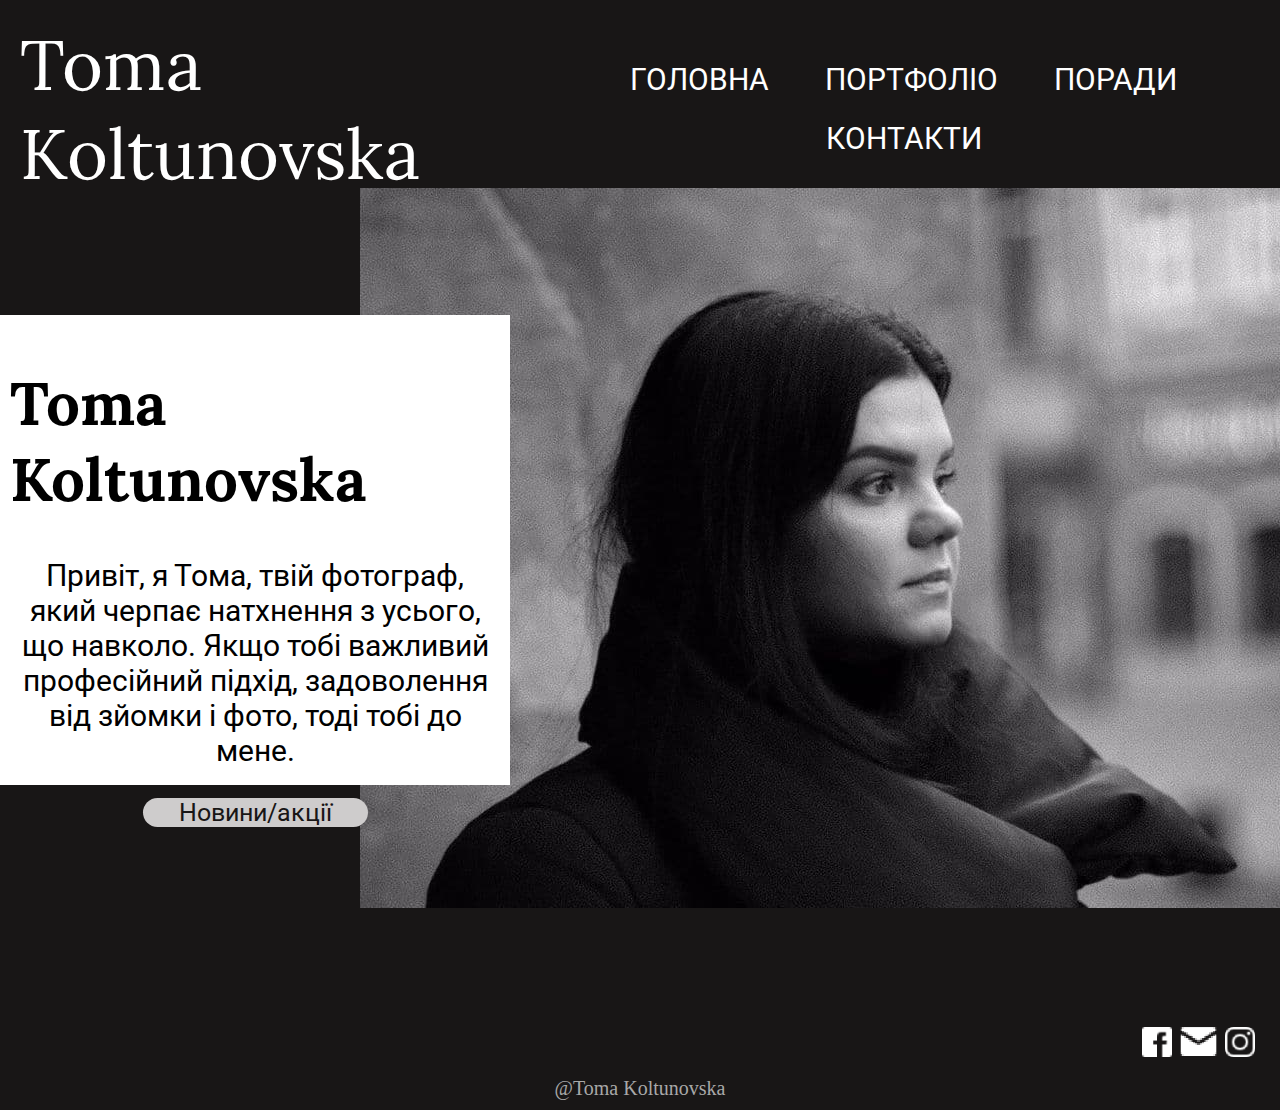
<file: index.html>
<!DOCTYPE html>
<html lang="en">

<head>
    <meta charset="UTF-8">
    <meta http-equiv="X-UA-Compatible" content="IE=edge">
    <meta name="viewport" content="width=device-width, initial-scale=1.0">
    <title>koltunovska photography</title>
    <link rel="stylesheet" href="eva.css">
    <style>
        @import url('https://fonts.googleapis.com/css2?family=Lora:ital@1&display=swap');
    </style>
    <style>
        @import url('https://fonts.googleapis.com/css2?family=Roboto:wght@100;300&display=swap');
    </style>
    <style>
        @import url('https://fonts.googleapis.com/css2?family=Lato&family=Roboto:wght@100;300&display=swap');
    </style>
</head>

<body>
    <header>
        <div class="hamburger-menu">
            <p>Toma Koltunovska</p>
            <input id="menu__toggle" type="checkbox" />
            <label class="menu__btn" for="menu__toggle">
              <span></span>
            </label>
            <ul class="topmenu1">
                <li><a class="menu__item" href="index.html">Головна</a></li>
                <li><a class="menu__item" href="portfolio.html">Портфоліо</a>
                    <ul class="submenu">
                        <li><a class="menu__item" href="children.html">Діти</a></li>
                        <li><a class="menu__item" href="portrets.html">Портрети</a></li>
                        <li><a class="menu__item" href="family.html">Сімейні фото</a></li>
                    </ul>
                </li>
                <li><a class="menu__item" href="advice.html">Поради</a>
                </li>
                <li><a class="menu__item" href="contacts.html">Контакти</a></li>
            </ul>
        </div>
        <div class="header">
            <nav class="nav__menu">
                <div class="nav__menu__logo">
                    <a href="index.html">
                Toma Koltunovska
            </a>
                </div>
                <ul class="topmenu">
                    <li><a href="index.html">Головна</a></li>
                    <li><a href="portfolio.html">Портфоліо</a>
                        <ul class="submenu">
                            <li><a href="children.html">Діти</a></li>
                            <li><a href="portrets.html">Портрети</a></li>
                            <li><a href="family.html">Сімейні фото</a></li>
                        </ul>
                    </li>
                    <li><a href="advice.html">Поради</a>
                    </li>
                    <li><a href="contacts.html">Контакти</a></li>
                </ul>
            </nav>
        </div>
    </header>
    <div class="main__container">
        <div class="container__mobile"><img src="toma.png" alt=""></div>
        <div class="container__left">
            <h1>Toma Koltunovska</h1>
            <p>Привіт, я Тома, твій фотограф, який черпає натхнення з усього, що навколо. Якщо тобі важливий професійний підхід, задоволення від зйомки і фото, тоді тобі до мене.</p>
            <a href="news.html">Новини/акції</a>
        </div>
        <div class="container__right">
            <img src="toma.png" alt="">
        </div>
    </div>
    <footer>
        <div class="footer__top">
            <a href="https://www.facebook.com/profile.php?id=100011308604583"><img class="footer__icon" src="footer_icons/facebook.png" alt=""></a>
            <a href="mailto:koltunovskya.ti@gmail.com"><img class="footer__icon1" src="footer_icons/mail.png" alt=""></a>
            <a href="https://www.instagram.com/koltunovska_/"><img class="footer__icon" src="photos/instagram.png" alt=""></a>
        </div>
        <div class="footer__author">@Toma Koltunovska</div>
    </footer>
</body>

</html>
</file>
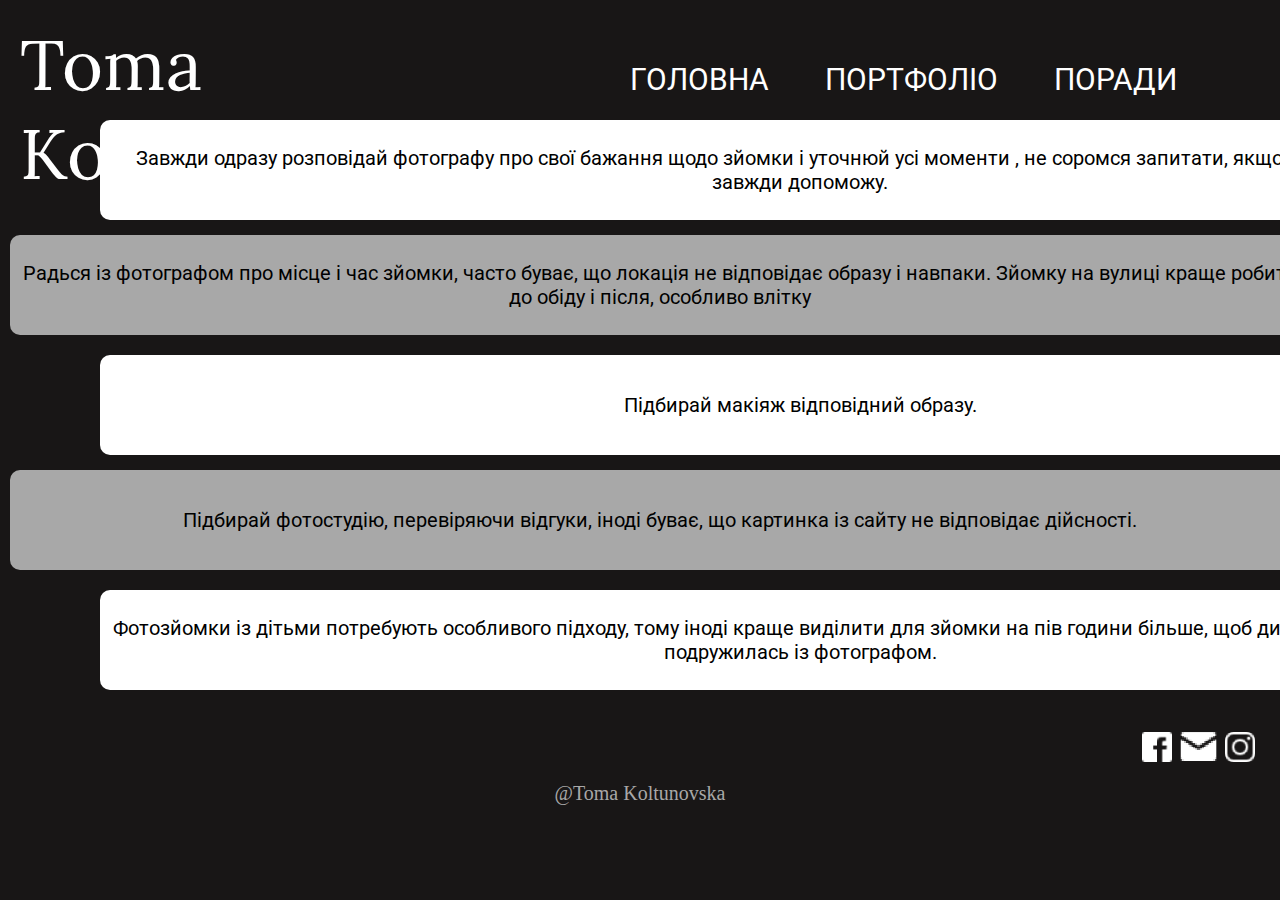
<file: advice.html>
<!DOCTYPE html>
<html lang="en">

<head>
    <meta charset="UTF-8">
    <meta http-equiv="X-UA-Compatible" content="IE=edge">
    <meta name="viewport" content="width=device-width, initial-scale=1.0">
    <title>koltunovska photography</title>
    <link rel="stylesheet" href="eva.css">
    <style>
        @import url('https://fonts.googleapis.com/css2?family=Lora:ital@1&display=swap');
    </style>
    <style>
        @import url('https://fonts.googleapis.com/css2?family=Roboto:wght@100;300&display=swap');
    </style>
    <style>
        @import url('https://fonts.googleapis.com/css2?family=Lato&family=Roboto:wght@100;300&display=swap');
    </style>
</head>

<body>
    <header>
        <div class="hamburger-menu">
            <p>Toma Koltunovska</p>
            <input id="menu__toggle" type="checkbox" />
            <label class="menu__btn" for="menu__toggle">
              <span></span>
            </label>
            <ul class="topmenu1">
                <li><a class="menu__item" href="index.html">Головна</a></li>
                <li><a class="menu__item" href="portfolio.html">Портфоліо</a>
                    <ul class="submenu">
                        <li><a class="menu__item" href="children.html">Діти</a></li>
                        <li><a class="menu__item" href="portrets.html">Портрети</a></li>
                        <li><a class="menu__item" href="family.html">Сімейні фото</a></li>
                    </ul>
                </li>
                <li><a class="menu__item" href="advice.html">Поради</a>
                </li>
                <li><a class="menu__item" href="contacts.html">Контакти</a></li>
            </ul>
        </div>
        <div class="header">
            <nav class="nav__menu">
                <div class="nav__menu__logo">
                    <a href="index.html">
                Toma Koltunovska
            </a>
                </div>
                <ul class="topmenu">
                    <li><a href="index.html">Головна</a></li>
                    <li><a href="portfolio.html">Портфоліо</a>
                        <ul class="submenu">
                            <li><a href="children.html">Діти</a></li>
                            <li><a href="portrets.html">Портрети</a></li>
                            <li><a href="family.html">Сімейні фото</a></li>
                        </ul>
                    </li>
                    <li><a href="advice.html">Поради</a>
                    </li>
                    <li><a href="contacts.html">Контакти</a></li>
                </ul>
            </nav>
        </div>
    </header>
    <div class="main__container__advice">

        <div class="container__left__1">

            <p>Завжди одразу розповідай фотографу про свої бажання щодо зйомки і уточнюй усі моменти , не соромся запитати, якщо потрібна порада, я завжди допоможу.</p>
        </div>
        <div class="container__right__1">
            <p>Радься із фотографом про місце і час зйомки, часто буває, що локація не відповідає образу і навпаки. Зйомку на вулиці краще робити до обіду і після, особливо влітку</p>
        </div>
        <div class="container__left__1">
            <p>Підбирай макіяж відповідний образу.</p>
        </div>
        <div class="container__right__1">
            <p>Підбирай фотостудію, перевіряючи відгуки, іноді буває, що картинка із сайту не відповідає дійсності.</p>
        </div>

        <div class="container__left__1">
            <p>Фотозйомки із дітьми потребують особливого підходу, тому іноді краще виділити для зйомки на пів години більше, щоб дитина адаптувалась та подружилась із фотографом.</p>
        </div>
    </div>
    <footer>
        <div class="footer__top">
            <a href="https://www.facebook.com/profile.php?id=100011308604583"><img class="footer__icon" src="footer_icons/facebook.png" alt=""></a>
            <a href="mailto:koltunovskya.ti@gmail.com"><img class="footer__icon1" src="footer_icons/mail.png" alt=""></a>
            <a href="https://www.instagram.com/koltunovska_/"><img class="footer__icon" src="photos/instagram.png" alt=""></a>
        </div>
        <div class="footer__author">@Toma Koltunovska</div>
    </footer>
</body>

</html>
</file>
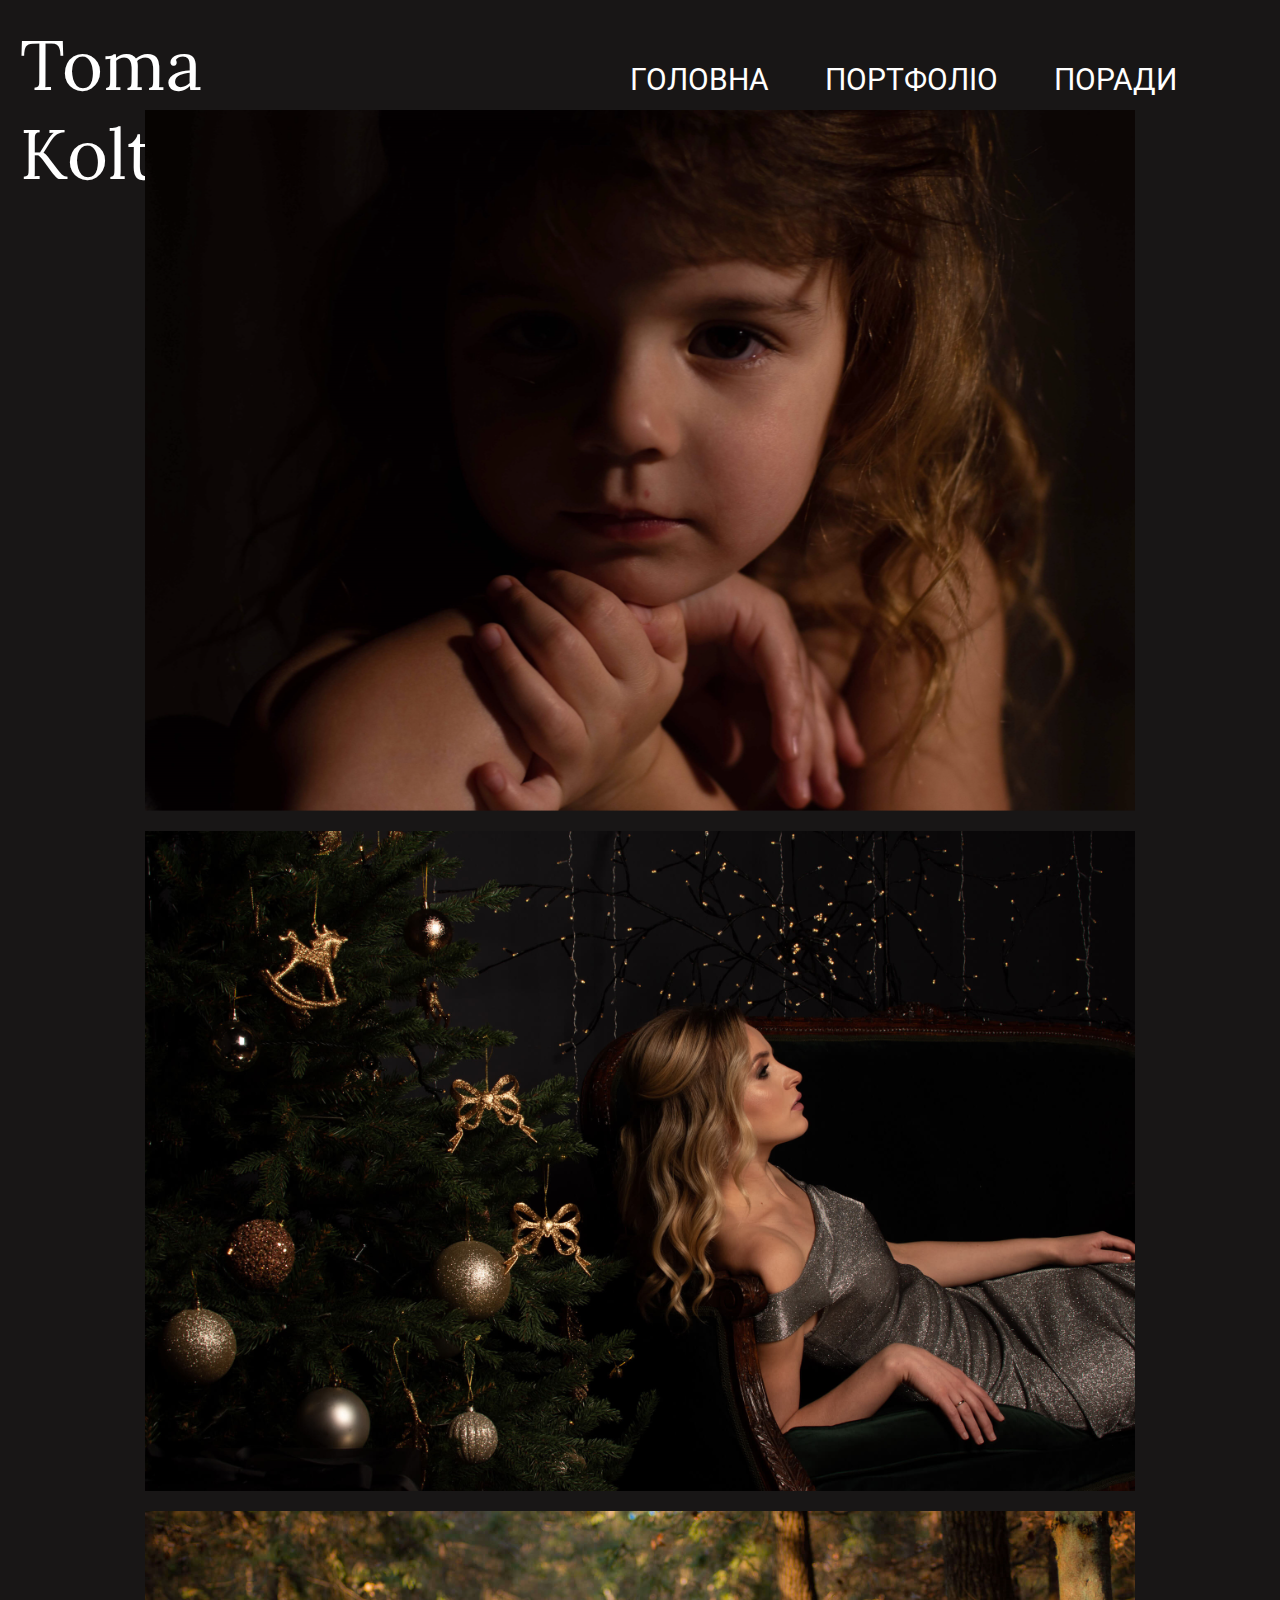
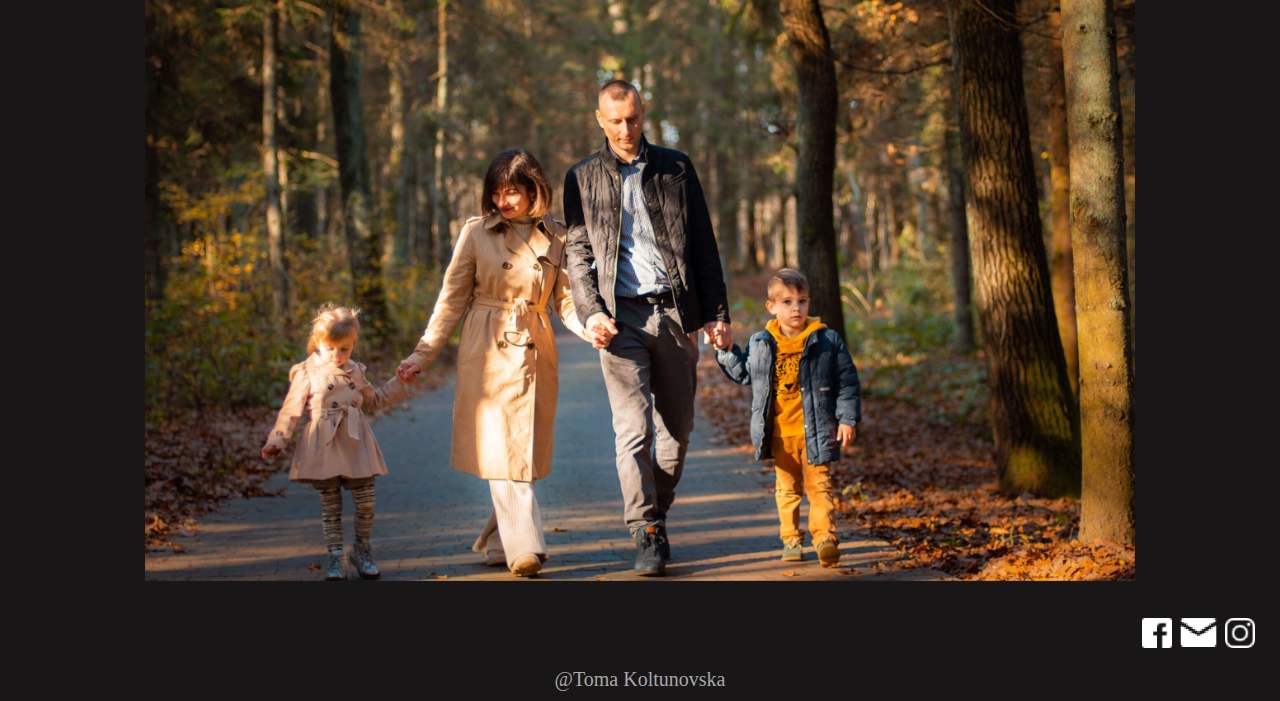
<file: burger.html>
<!DOCTYPE html>
<html lang="en">

<head>
    <meta charset="UTF-8">
    <meta http-equiv="X-UA-Compatible" content="IE=edge">
    <meta name="viewport" content="width=device-width, initial-scale=1.0">
    <title>koltunovska photography</title>
    <link rel="stylesheet" href="eva.css">
    <style>
        @import url('https://fonts.googleapis.com/css2?family=Lora:ital@1&display=swap');
    </style>
    <style>
        @import url('https://fonts.googleapis.com/css2?family=Roboto:wght@100;300&display=swap');
    </style>
    <style>
        @import url('https://fonts.googleapis.com/css2?family=Lato&family=Roboto:wght@100;300&display=swap');
    </style>
</head>

<body>
    <header>
        <div class="header">
            <nav class="nav__menu">
                <div class="nav__menu__logo">
                    <a href="index.html">
                Toma Koltunovska
            </a>
                </div>
                <ul class="topmenu">
                    <li><a href="index.html">Головна</a></li>
                    <li><a href="portfolio.html">Портфоліо</a>
                        <ul class="submenu">
                            <li><a href="children.html">Діти</a></li>
                            <li><a href="portrets.html">Портрети</a></li>
                            <li><a href="family.html">Сімейні фото</a></li>
                        </ul>
                    </li>
                    <li><a href="advice.html">Поради</a>
                    </li>
                    <li><a href="contacts.html">Контакти</a></li>
                </ul>
            </nav>
        </div>
        <div class="portfolio">
            <ul>
                <a href="children.html">
                    <li><span class="descr">ДІТИ</span>
                        <img src="portfolio main/child.png" alt="">
                    </li>
                </a>
                <a href="portrets.html">
                    <li><span class="descr">ПОРТРЕТИ</span>
                        <img src="portfolio main/portrets.png" alt="">
                    </li>
                </a>
                <a href="family.html">
                    <li><span class="descr">СІМЕЙНІ ФОТО</span>
                        <img src="portfolio main/family.png" alt="">
                    </li>
                </a>
            </ul>


        </div>
    </header>
    <footer>
        <div class="footer__top">
            <a href="https://www.facebook.com/profile.php?id=100011308604583"><img class="footer__icon" src="footer_icons/facebook.png" alt=""></a>
            <a href="mailto:koltunovskya.ti@gmail.com"><img class="footer__icon1" src="footer_icons/mail.png" alt=""></a>
            <a href="https://www.instagram.com/koltunovska_/"><img class="footer__icon" src="photos/instagram.png" alt=""></a>
        </div>
        <div class="footer__author">@Toma Koltunovska</div>
    </footer>
</body>

</html>
</file>
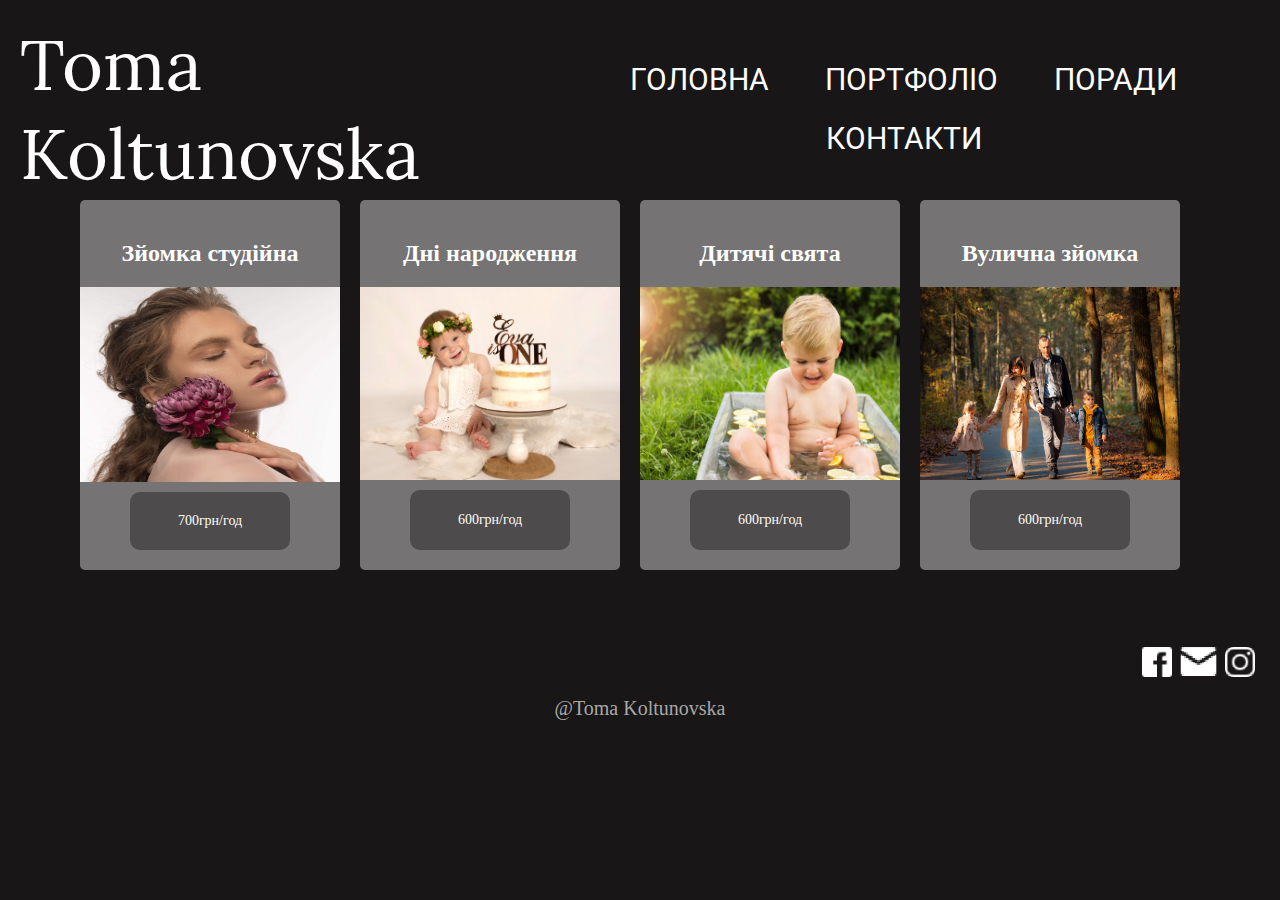
<file: card.html>
<!DOCTYPE html>
<html lang="en">

<head>
    <meta charset="UTF-8">
    <meta http-equiv="X-UA-Compatible" content="IE=edge">
    <meta name="viewport" content="width=device-width, initial-scale=1.0">
    <title>koltunovska photography</title>
    <link rel="stylesheet" href="eva.css">
    <style>
        @import url('https://fonts.googleapis.com/css2?family=Lora:ital@1&display=swap');
    </style>
    <style>
        @import url('https://fonts.googleapis.com/css2?family=Roboto:wght@100;300&display=swap');
    </style>
    <style>
        @import url('https://fonts.googleapis.com/css2?family=Lato&family=Roboto:wght@100;300&display=swap');
    </style>
</head>

<body>
    <header>
        <div class="hamburger-menu">
            <p>Toma Koltunovska</p>
            <input id="menu__toggle" type="checkbox" />
            <label class="menu__btn" for="menu__toggle">
              <span></span>
            </label>
            <ul class="topmenu1">
                <li><a class="menu__item" href="index.html">Головна</a></li>
                <li><a class="menu__item" href="portfolio.html">Портфоліо</a>
                    <ul class="submenu">
                        <li><a class="menu__item" href="children.html">Діти</a></li>
                        <li><a class="menu__item" href="portrets.html">Портрети</a></li>
                        <li><a class="menu__item" href="family.html">Сімейні фото</a></li>
                    </ul>
                </li>
                <li><a class="menu__item" href="advice.html">Поради</a>
                </li>
                <li><a class="menu__item" href="contacts.html">Контакти</a></li>
            </ul>
        </div>
        <div class="header">
            <nav class="nav__menu">
                <div class="nav__menu__logo">
                    <a href="index.html">
                Toma Koltunovska
            </a>
                </div>
                <ul class="topmenu">
                    <li><a href="index.html">Головна</a></li>
                    <li><a href="portfolio.html">Портфоліо</a>
                        <ul class="submenu">
                            <li><a href="children.html">Діти</a></li>
                            <li><a href="portrets.html">Портрети</a></li>
                            <li><a href="family.html">Сімейні фото</a></li>
                        </ul>
                    </li>
                    <li><a href="advice.html">Поради</a>
                    </li>
                    <li><a href="contacts.html">Контакти</a></li>
                </ul>
            </nav>
        </div>
    </header>
    <main class="card__container">
        <div class="card__container__section">
            <div class="card__container__card">
                <h2>Зйомка студійна</h2>
                <img src="portrets/Image -21.png" alt="">
                <a href="#" onclick="alert('Ви успішно обрали фотозйомку, дякуємо!')">700грн/год</a>
            </div>
            <div class="card__container__card">
                <h2>Дні народження</h2>
                <img src="children/Image 8.png" alt="">
                <a href="#" onclick="alert('Ви успішно обрали фотозйомку, дякуємо!')">600грн/год</a>
            </div>
            <div class="card__container__card">
                <h2>Дитячі свята</h2>
                <img src="children/Image 9.png" alt="">
                <a href="# " onclick="alert( 'Ви успішно обрали фотозйомку, дякуємо!') ">600грн/год</a>
            </div>
            <div class="card__container__card ">
                <h2>Вулична зйомка</h2>
                <img src="portfolio main/family.png " alt=" ">
                <a href="# " onclick="alert( 'Ви успішно обрали фотозйомку, дякуємо!') ">600грн/год</a>
            </div>
        </div>
    </main>
    <footer>
        <div class="footer__top ">
            <a href="https://www.facebook.com/profile.php?id=100011308604583 "><img class="footer__icon " src="footer_icons/facebook.png " alt=" "></a>
            <a href="mailto:koltunovskya.ti@gmail.com "><img class="footer__icon1 " src="footer_icons/mail.png " alt=" "></a>
            <a href="https://www.instagram.com/koltunovska_/ "><img class="footer__icon " src="photos/instagram.png " alt=" "></a>
        </div>
        <div class="footer__author ">@Toma Koltunovska</div>
    </footer>
</body>

</html>
</file>
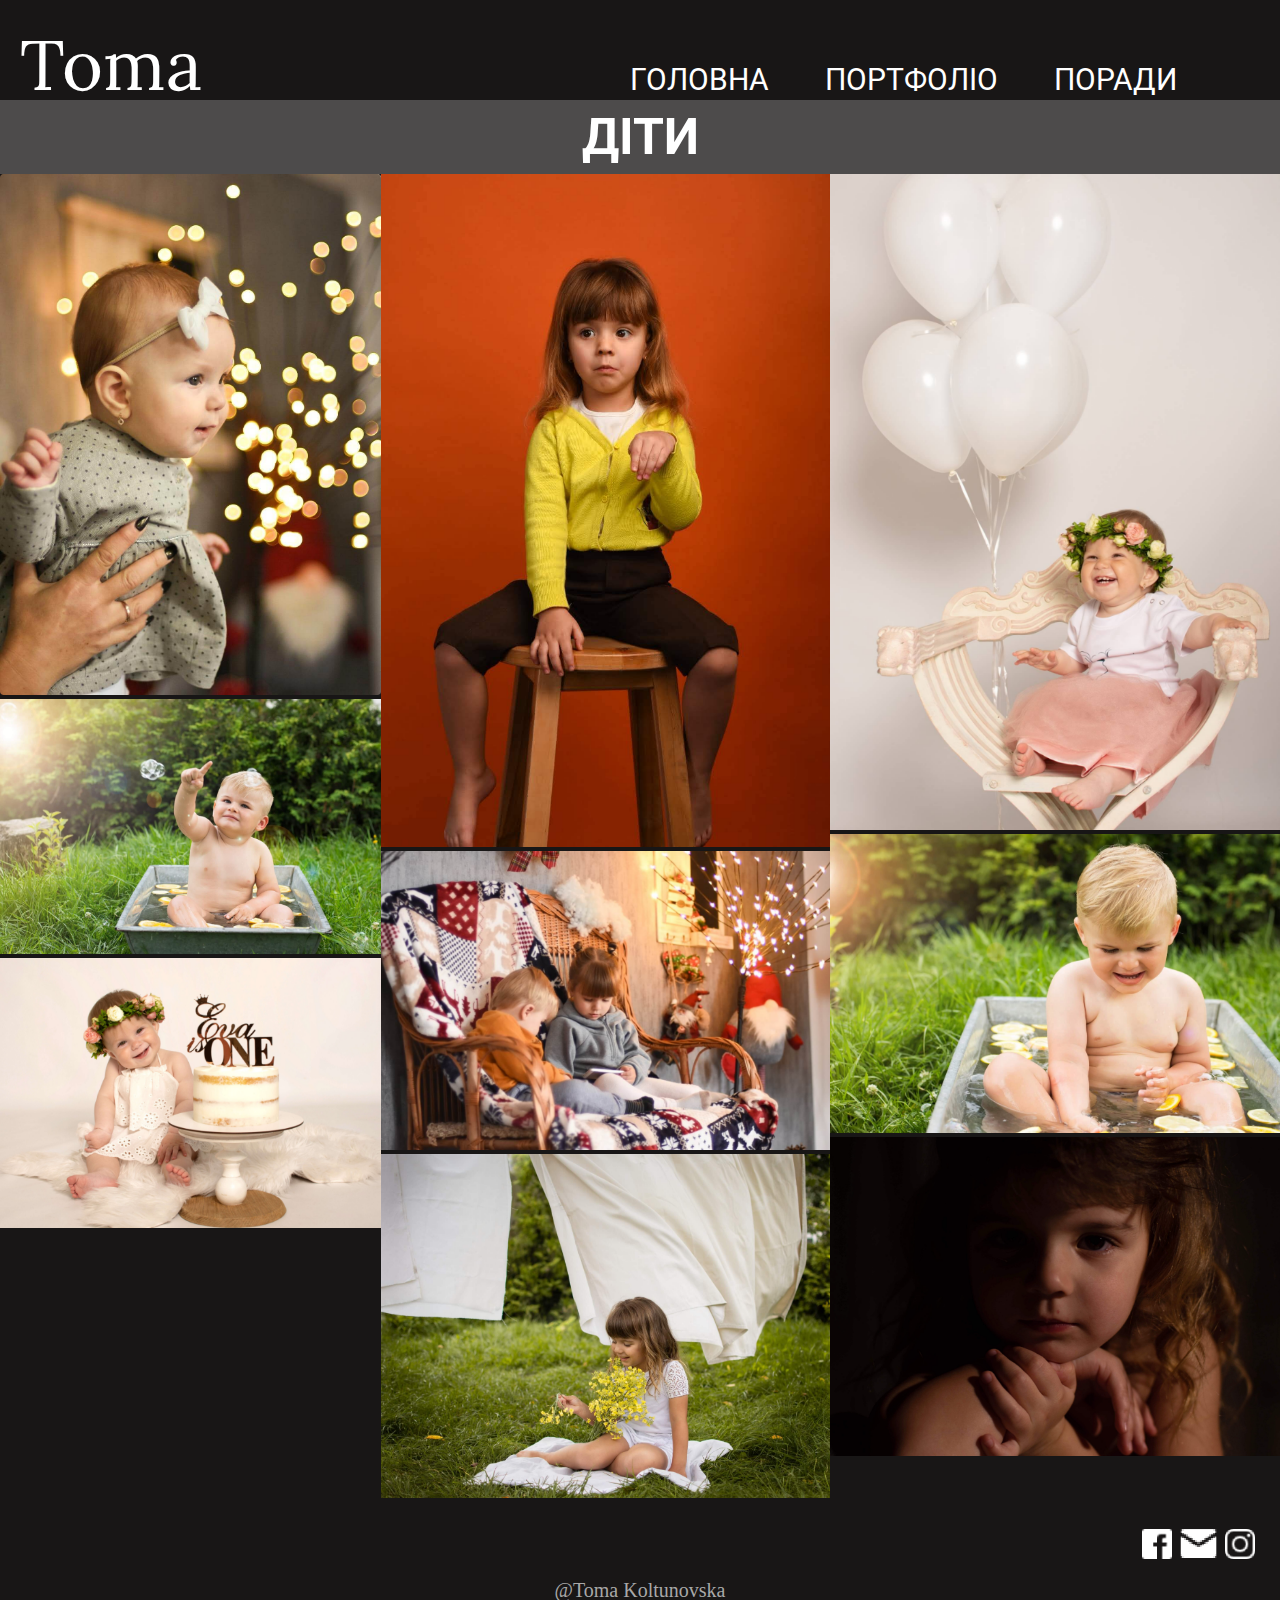
<file: children.html>
<!DOCTYPE html>
<html lang="en">

<head>
    <meta charset="UTF-8">
    <meta http-equiv="X-UA-Compatible" content="IE=edge">
    <meta name="viewport" content="width=device-width, initial-scale=1.0">
    <title>koltunovska photography</title>
    <link rel="stylesheet" href="eva.css">
    <style>
        @import url('https://fonts.googleapis.com/css2?family=Lora:ital@1&display=swap');
    </style>
    <style>
        @import url('https://fonts.googleapis.com/css2?family=Roboto:wght@100;300&display=swap');
    </style>
    <style>
        @import url('https://fonts.googleapis.com/css2?family=Lato&family=Roboto:wght@100;300&display=swap');
    </style>
</head>

<body>
    <header>
        <div class="hamburger-menu">
            <p>Toma Koltunovska</p>
            <input id="menu__toggle" type="checkbox" />
            <label class="menu__btn" for="menu__toggle">
              <span></span>
            </label>
            <ul class="topmenu1">
                <li><a class="menu__item" href="index.html">Головна</a></li>
                <li><a class="menu__item" href="portfolio.html">Портфоліо</a>
                    <ul class="submenu">
                        <li><a class="menu__item" href="children.html">Діти</a></li>
                        <li><a class="menu__item" href="portrets.html">Портрети</a></li>
                        <li><a class="menu__item" href="family.html">Сімейні фото</a></li>
                    </ul>
                </li>
                <li><a class="menu__item" href="advice.html">Поради</a>
                </li>
                <li><a class="menu__item" href="contacts.html">Контакти</a></li>
            </ul>
        </div>
        <div class="header">
            <nav class="nav__menu">
                <div class="nav__menu__logo">
                    <a href="index.html">
                Toma Koltunovska
            </a>
                </div>
                <ul class="topmenu">
                    <li><a href="index.html">Головна</a></li>
                    <li><a href="portfolio.html">Портфоліо</a>
                        <ul class="submenu">
                            <li><a href="children.html">Діти</a></li>
                            <li><a href="portrets.html">Портрети</a></li>
                            <li><a href="family.html">Сімейні фото</a></li>
                        </ul>
                    </li>
                    <li><a href="advice.html">Поради</a>
                    </li>
                    <li><a href="contacts.html">Контакти</a></li>
                </ul>
            </nav>
        </div>
    </header>
    <div class="name__children">
        <h1>ДІТИ</h1>
        <div class="children__container">
            <div class="children__container__item__first">
                <div><img class="children__image" src="children/Image 2.png" alt=""></div>
                <div><img class="children__image" src="children/Image 4.png" alt=""></div>
                <div><img class="children__image" src="children/Image 8.png" alt=""></div>
            </div>
            <div class="children__container__item__second">
                <div><img class="children__image" src="children/Image 5.png" alt=""></div>
                <div><img class="children__image" src="children/Image 1.png" alt=""></div>
                <div><img class="children__image" src="children/Image 3.png" alt=""></div>
            </div>
            <div class="children__container__item__third">
                <div> <img class="children__image" src="children/Image 6.png" alt=""></div>
                <div><img class="children__image" src="children/Image 9.png" alt=""></div>
                <div><img class="children__image" src="children/Image 7.png" alt=""></div>
            </div>
        </div>
    </div>
    <footer>
        <div class="footer__top">
            <a href="https://www.facebook.com/profile.php?id=100011308604583"><img class="footer__icon" src="footer_icons/facebook.png" alt=""></a>
            <a href="mailto:koltunovskya.ti@gmail.com"><img class="footer__icon1" src="footer_icons/mail.png" alt=""></a>
            <a href="https://www.instagram.com/koltunovska_/"><img class="footer__icon" src="photos/instagram.png" alt=""></a>
        </div>
        <div class="footer__author">@Toma Koltunovska</div>
    </footer>
</body>

</html>
</file>
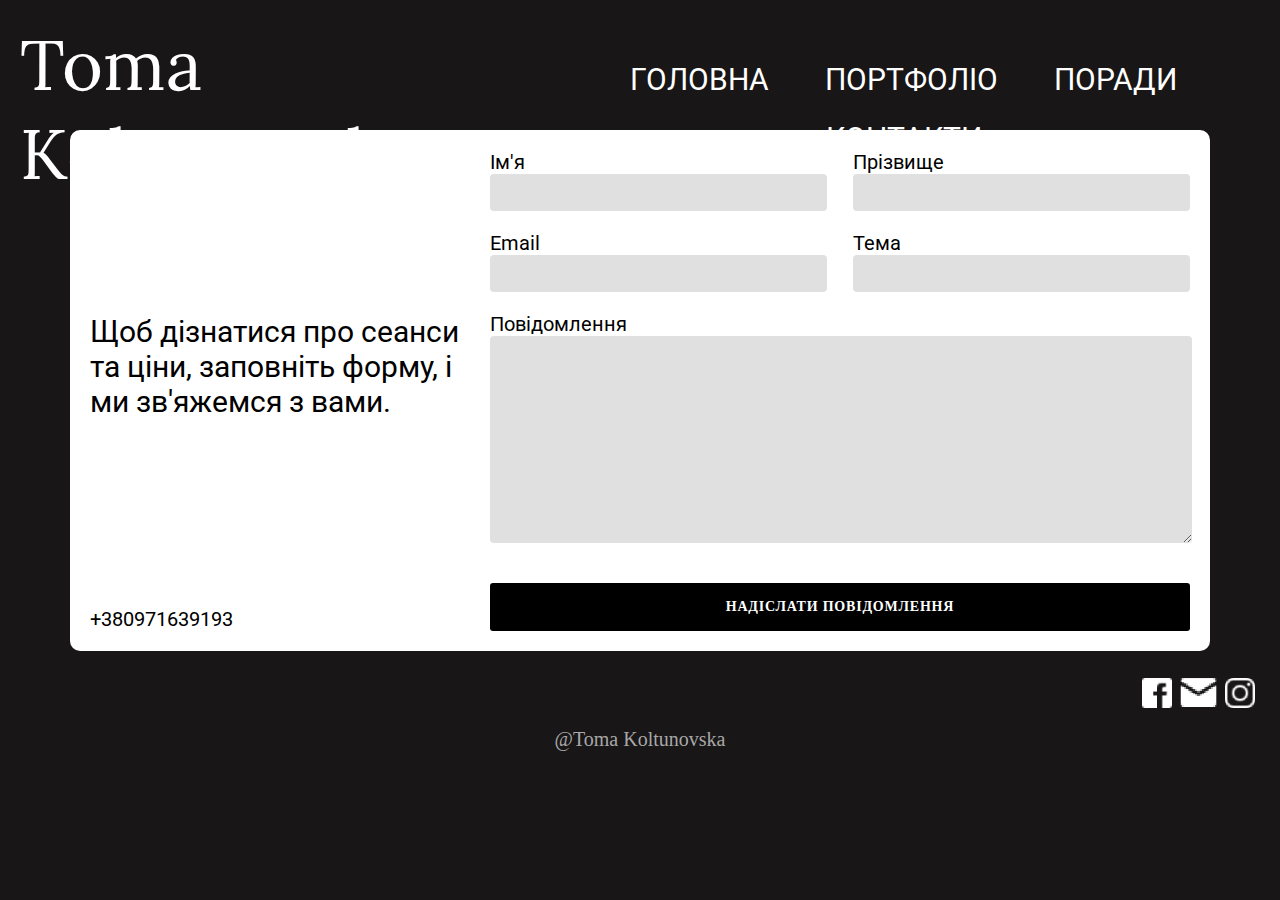
<file: contacts.html>
<!DOCTYPE html>
<html lang="en">

<head>
    <meta charset="UTF-8">
    <meta http-equiv="X-UA-Compatible" content="IE=edge">
    <meta name="viewport" content="width=device-width, initial-scale=1.0">
    <title>koltunovska photography</title>
    <link rel="stylesheet" href="eva.css">
    <style>
        @import url('https://fonts.googleapis.com/css2?family=Lora:ital@1&display=swap');
    </style>
    <style>
        @import url('https://fonts.googleapis.com/css2?family=Roboto:wght@100;300&display=swap');
    </style>
    <style>
        @import url('https://fonts.googleapis.com/css2?family=Lato&family=Roboto:wght@100;300&display=swap');
    </style>
</head>

<body>
    <header>
        <div class="hamburger-menu">
            <p>Toma Koltunovska</p>
            <input id="menu__toggle" type="checkbox" />
            <label class="menu__btn" for="menu__toggle">
              <span></span>
            </label>
            <ul class="topmenu1">
                <li><a class="menu__item" href="index.html">Головна</a></li>
                <li><a class="menu__item" href="portfolio.html">Портфоліо</a>
                    <ul class="submenu">
                        <li><a class="menu__item" href="children.html">Діти</a></li>
                        <li><a class="menu__item" href="portrets.html">Портрети</a></li>
                        <li><a class="menu__item" href="family.html">Сімейні фото</a></li>
                    </ul>
                </li>
                <li><a class="menu__item" href="advice.html">Поради</a>
                </li>
                <li><a class="menu__item" href="contacts.html">Контакти</a></li>
            </ul>
        </div>
        <div class="header">
            <nav class="nav__menu">
                <div class="nav__menu__logo">
                    <a href="index.html">
                Toma Koltunovska
            </a>
                </div>
                <ul class="topmenu">
                    <li><a href="index.html">Головна</a></li>
                    <li><a href="portfolio.html">Портфоліо</a>
                        <ul class="submenu">
                            <li><a href="children.html">Діти</a></li>
                            <li><a href="portrets.html">Портрети</a></li>
                            <li><a href="family.html">Сімейні фото</a></li>
                        </ul>
                    </li>
                    <li><a href="advice.html">Поради</a>
                    </li>
                    <li><a href="contacts.html">Контакти</a></li>
                </ul>
            </nav>
        </div>
    </header>




    <div class="contact__main__container">
        <div class="contact__main__container__left">
            <div class="main__container__left__paragraph">
                <p>Щоб дізнатися про сеанси та ціни, заповніть форму, і ми зв'яжемся з вами.</p>
            </div>
            <div class="main__container__left__telephone"><a href="tel: +380971639193">+380971639193</a></div>
        </div>
        <div class="contact__main__container__right">
            <div class="contact__us__container">
                <div class="contact__us__container__item">
                    <label class="contact__us__container__item__label" for="name">Ім'я</label>
                    <input class="contact__us__name contact__field" type="text" name="name" id="name">
                </div>
                <div class="contact__us__container__item">
                    <label class="contact__us__container__item__label" for="surname">Прізвище</label>
                    <input class="contact__us__surname contact__field" type="text" name="surname" id="surname">
                </div>
            </div>
            <div class="contact__us__container">
                <div class="contact__us__container__item">
                    <label class="contact__us__container__item__label" for="email">Email</label>
                    <input class="contact__us__email contact__field" type="email" name="email" id="email">
                </div>
                <div class="contact__us__container__item">
                    <label class="contact__us__container__item__label" for="theme">Тема</label>
                    <input class="contact__us__phone contact__field" type="text" name="theme" id="theme">

                </div>
            </div>
            <div class="contact__us__container__item">
                <label class="contact__us__container__item__label" for="message">Повідомлення</label>
                <textarea class="contact__us__textarea" name="messege" id="messege"></textarea>
            </div>

            <a class="contact__us__btn" href="#">НАДІСЛАТИ ПОВІДОМЛЕННЯ</a>
        </div>
    </div>
    <footer>
        <div class="footer__top">
            <a href="https://www.facebook.com/profile.php?id=100011308604583"><img class="footer__icon" src="footer_icons/facebook.png" alt=""></a>
            <a href="mailto:koltunovskya.ti@gmail.com"><img class="footer__icon1" src="footer_icons/mail.png" alt=""></a>
            <a href="https://www.instagram.com/koltunovska_/"><img class="footer__icon" src="photos/instagram.png" alt=""></a>
        </div>
        <div class="footer__author">@Toma Koltunovska</div>
    </footer>
</body>

</html>
</file>
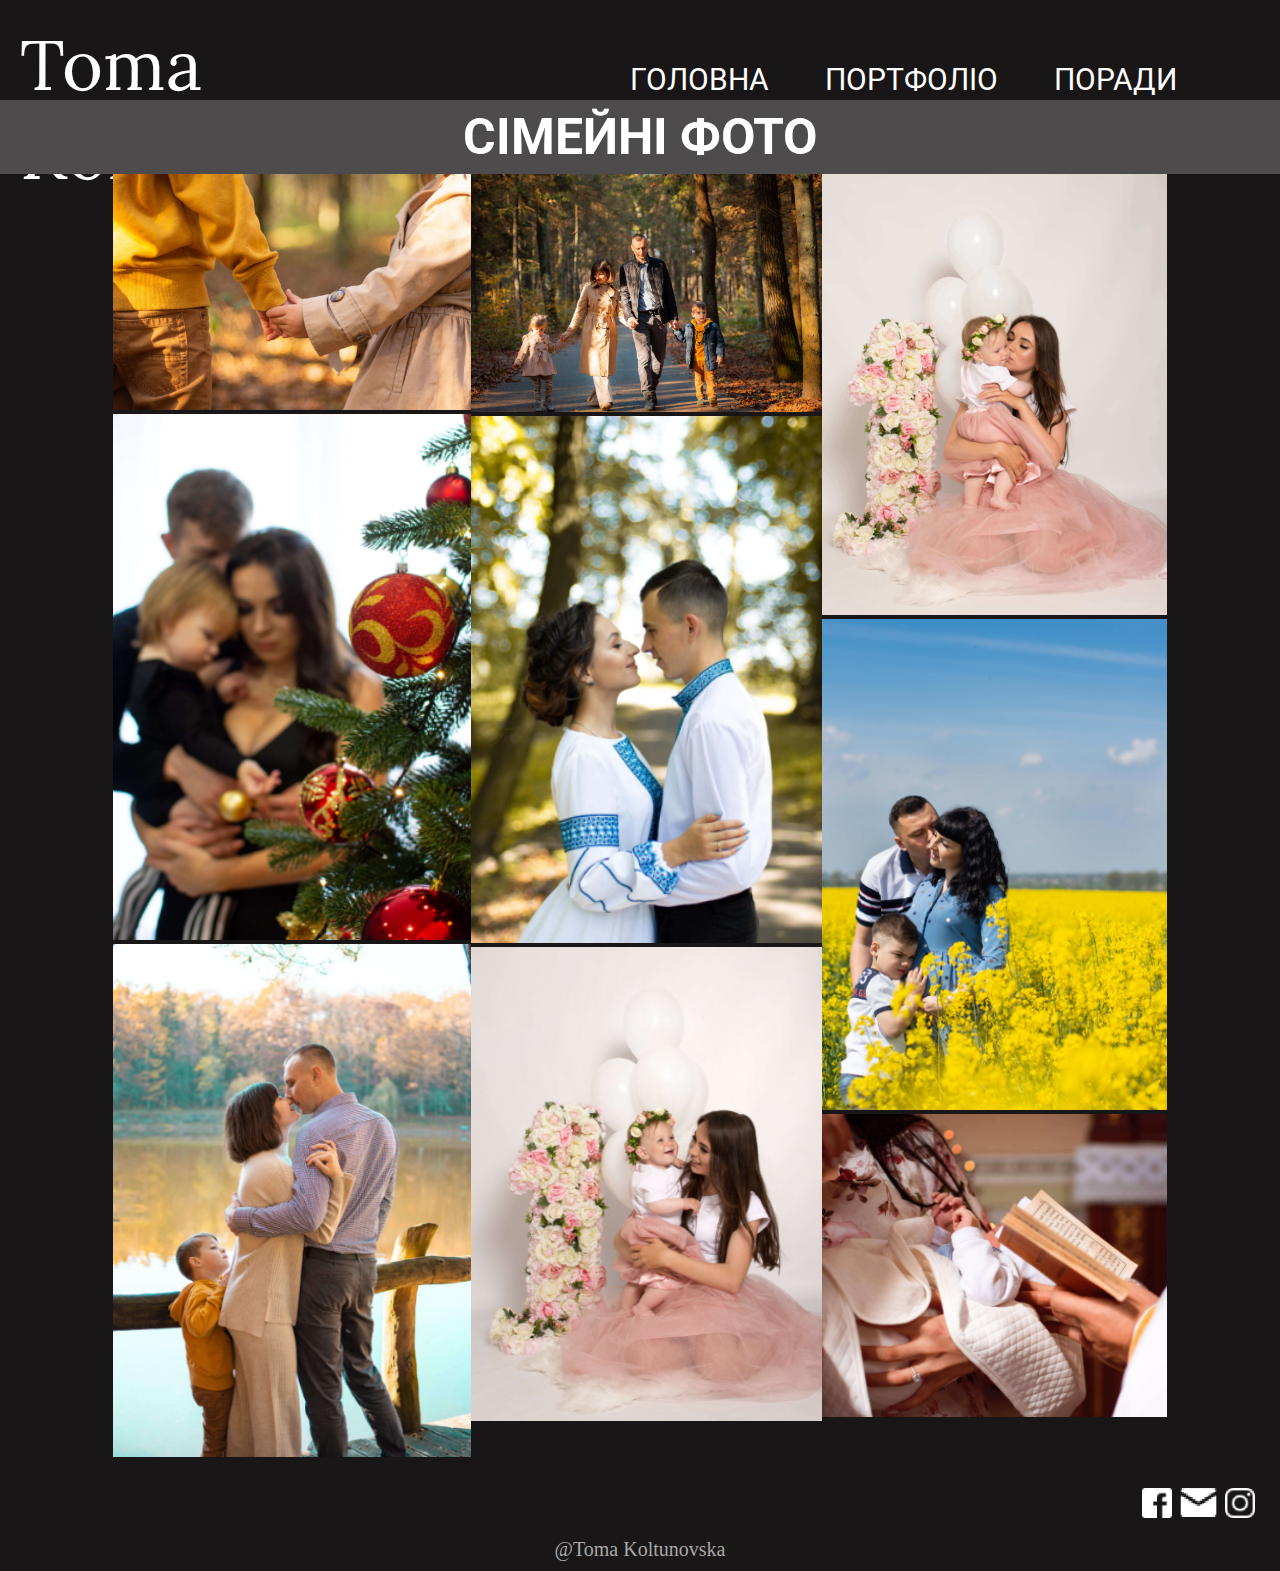
<file: family.html>
<!DOCTYPE html>
<html lang="en">

<head>
    <meta charset="UTF-8">
    <meta http-equiv="X-UA-Compatible" content="IE=edge">
    <meta name="viewport" content="width=device-width, initial-scale=1.0">
    <title>koltunovska photography</title>
    <link rel="stylesheet" href="eva.css">
    <style>
        @import url('https://fonts.googleapis.com/css2?family=Lora:ital@1&display=swap');
    </style>
    <style>
        @import url('https://fonts.googleapis.com/css2?family=Roboto:wght@100;300&display=swap');
    </style>
    <style>
        @import url('https://fonts.googleapis.com/css2?family=Lato&family=Roboto:wght@100;300&display=swap');
    </style>
</head>

<body>
    <header>
        <div class="hamburger-menu">
            <p>Toma Koltunovska</p>
            <input id="menu__toggle" type="checkbox" />
            <label class="menu__btn" for="menu__toggle">
              <span></span>
            </label>
            <ul class="topmenu1">
                <li><a class="menu__item" href="index.html">Головна</a></li>
                <li><a class="menu__item" href="portfolio.html">Портфоліо</a>
                    <ul class="submenu">
                        <li><a class="menu__item" href="children.html">Діти</a></li>
                        <li><a class="menu__item" href="portrets.html">Портрети</a></li>
                        <li><a class="menu__item" href="family.html">Сімейні фото</a></li>
                    </ul>
                </li>
                <li><a class="menu__item" href="advice.html">Поради</a>
                </li>
                <li><a class="menu__item" href="contacts.html">Контакти</a></li>
            </ul>
        </div>
        <div class="header">
            <nav class="nav__menu">
                <div class="nav__menu__logo">
                    <a href="index.html">
                Toma Koltunovska
            </a>
                </div>
                <ul class="topmenu">
                    <li><a href="index.html">Головна</a></li>
                    <li><a href="portfolio.html">Портфоліо</a>
                        <ul class="submenu">
                            <li><a href="children.html">Діти</a></li>
                            <li><a href="portrets.html">Портрети</a></li>
                            <li><a href="family.html">Сімейні фото</a></li>
                        </ul>
                    </li>
                    <li><a href="advice.html">Поради</a>
                    </li>
                    <li><a href="contacts.html">Контакти</a></li>
                </ul>
            </nav>
        </div>
    </header>
    <div class="name__family">
        <h1>СІМЕЙНІ ФОТО</h1>
        <div class="family__container">
            <div class="family__container__item__first">
                <div><img class="family__image" src="family/Image -10.png" alt=""></div>
                <div><img class="family__image" src="family/Image -11.png" alt=""></div>
                <div><img class="family__image" src="family/Image -12.png" alt=""></div>

            </div>
            <div class="family__container__item__second">
                <div><img class="family__image" src="family/Image -13.png" alt=""></div>
                <div><img class="family__image" src="family/Image -16.png" alt=""></div>
                <div><img class="family__image" src="family/Image -18.png" alt=""></div>


            </div>
            <div class="family__container__item__third">
                <div><img class="family__image" src="family/Image -14.png" alt=""></div>
                <div><img class="family__image" src="family/Image -17.png" alt=""></div>
                <div><img class="family__image" src="family/Image -15.png" alt=""></div>

            </div>
        </div>
    </div>
    <footer>
        <div class="footer__top">
            <a href="https://www.facebook.com/profile.php?id=100011308604583"><img class="footer__icon" src="footer_icons/facebook.png" alt=""></a>
            <a href="mailto:koltunovskya.ti@gmail.com"><img class="footer__icon1" src="footer_icons/mail.png" alt=""></a>
            <a href="https://www.instagram.com/koltunovska_/"><img class="footer__icon" src="photos/instagram.png" alt=""></a>
        </div>
        <div class="footer__author">@Toma Koltunovska</div>
    </footer>
</body>

</html>
</file>
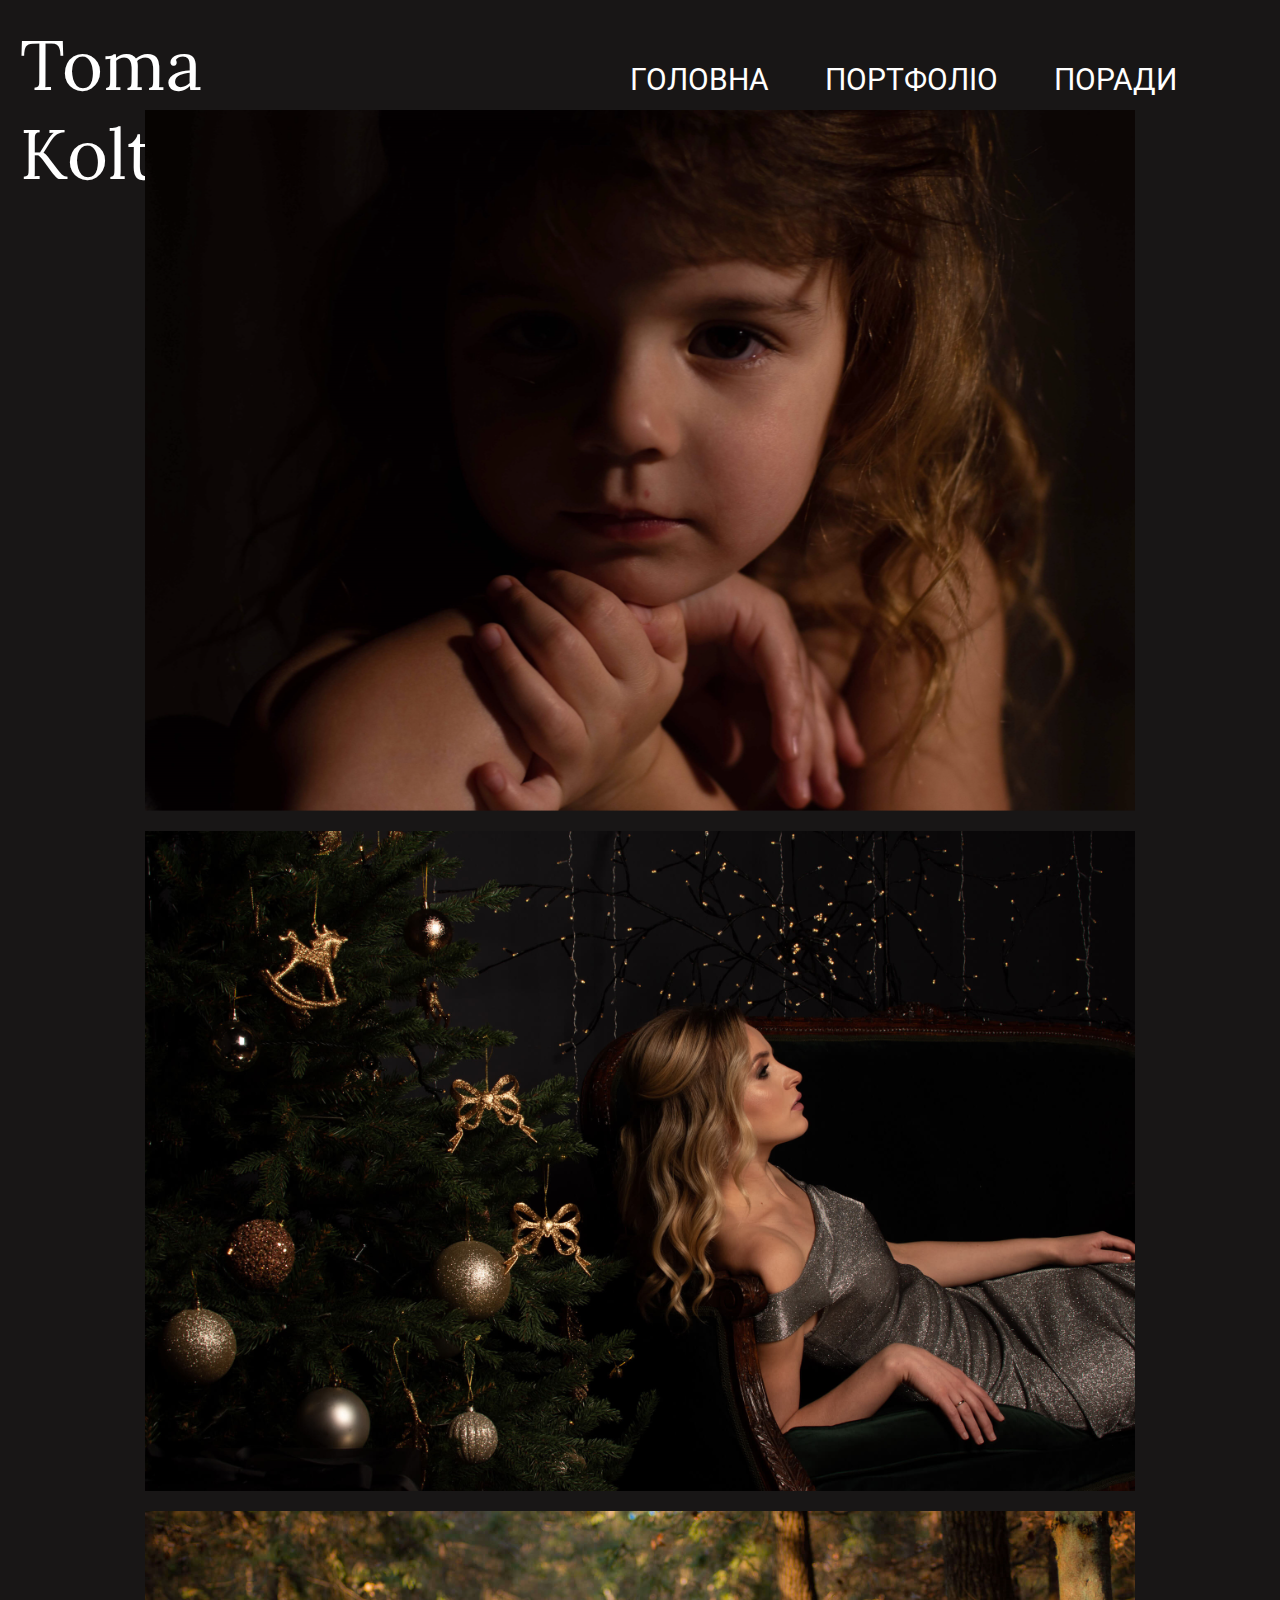
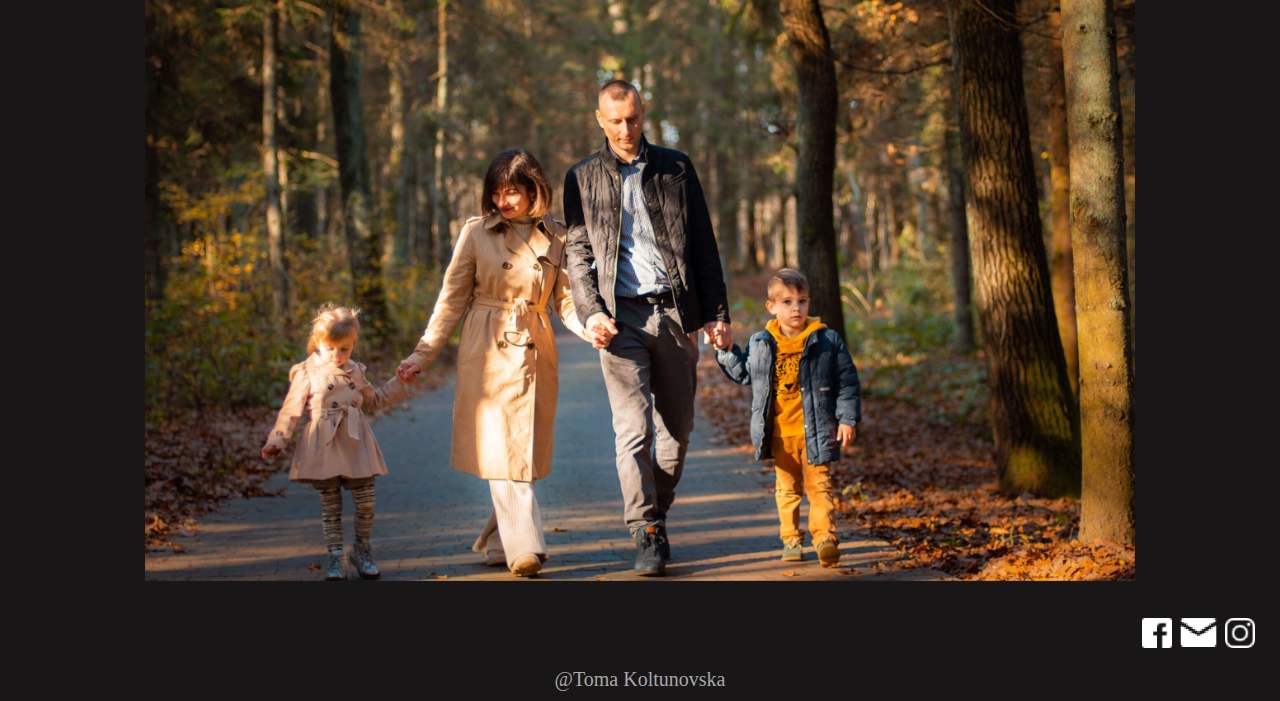
<file: portfolio.html>
<!DOCTYPE html>
<html lang="en">

<head>
    <meta charset="UTF-8">
    <meta http-equiv="X-UA-Compatible" content="IE=edge">
    <meta name="viewport" content="width=device-width, initial-scale=1.0">
    <title>koltunovska photography</title>
    <link rel="stylesheet" href="eva.css">
    <style>
        @import url('https://fonts.googleapis.com/css2?family=Lora:ital@1&display=swap');
    </style>
    <style>
        @import url('https://fonts.googleapis.com/css2?family=Roboto:wght@100;300&display=swap');
    </style>
    <style>
        @import url('https://fonts.googleapis.com/css2?family=Lato&family=Roboto:wght@100;300&display=swap');
    </style>
</head>

<body>
    <header>
        <div class="hamburger-menu">
            <p>Toma Koltunovska</p>
            <input id="menu__toggle" type="checkbox" />
            <label class="menu__btn" for="menu__toggle">
              <span></span>
            </label>
            <ul class="topmenu1">
                <li><a class="menu__item" href="index.html">Головна</a></li>
                <li><a class="menu__item" href="portfolio.html">Портфоліо</a>
                    <ul class="submenu">
                        <li><a class="menu__item" href="children.html">Діти</a></li>
                        <li><a class="menu__item" href="portrets.html">Портрети</a></li>
                        <li><a class="menu__item" href="family.html">Сімейні фото</a></li>
                    </ul>
                </li>
                <li><a class="menu__item" href="advice.html">Поради</a>
                </li>
                <li><a class="menu__item" href="contacts.html">Контакти</a></li>
            </ul>
        </div>
        <div class="header">
            <nav class="nav__menu">
                <div class="nav__menu__logo">
                    <a href="index.html">
                Toma Koltunovska
            </a>
                </div>
                <ul class="topmenu">
                    <li><a href="index.html">Головна</a></li>
                    <li><a href="portfolio.html">Портфоліо</a>
                        <ul class="submenu">
                            <li><a href="children.html">Діти</a></li>
                            <li><a href="portrets.html">Портрети</a></li>
                            <li><a href="family.html">Сімейні фото</a></li>
                        </ul>
                    </li>
                    <li><a href="advice.html">Поради</a>
                    </li>
                    <li><a href="contacts.html">Контакти</a></li>
                </ul>
            </nav>
        </div>
    </header>
    <div class="portfolio">
        <ul>
            <a href="children.html">
                <li><span class="descr">ДІТИ</span>
                    <img src="portfolio main/child.png" alt="">
                </li>
            </a>
            <a href="portrets.html">
                <li><span class="descr">ПОРТРЕТИ</span>
                    <img src="portfolio main/portrets.png" alt="">
                </li>
            </a>
            <a href="family.html">
                <li><span class="descr">СІМЕЙНІ ФОТО</span>
                    <img src="portfolio main/family.png" alt="">
                </li>
            </a>
        </ul>


    </div>

    <footer>
        <div class="footer__top">
            <a href="https://www.facebook.com/profile.php?id=100011308604583"><img class="footer__icon" src="footer_icons/facebook.png" alt=""></a>
            <a href="mailto:koltunovskya.ti@gmail.com"><img class="footer__icon1" src="footer_icons/mail.png" alt=""></a>
            <a href="https://www.instagram.com/koltunovska_/"><img class="footer__icon" src="photos/instagram.png" alt=""></a>
        </div>
        <div class="footer__author">@Toma Koltunovska</div>
    </footer>
</body>

</html>
</file>
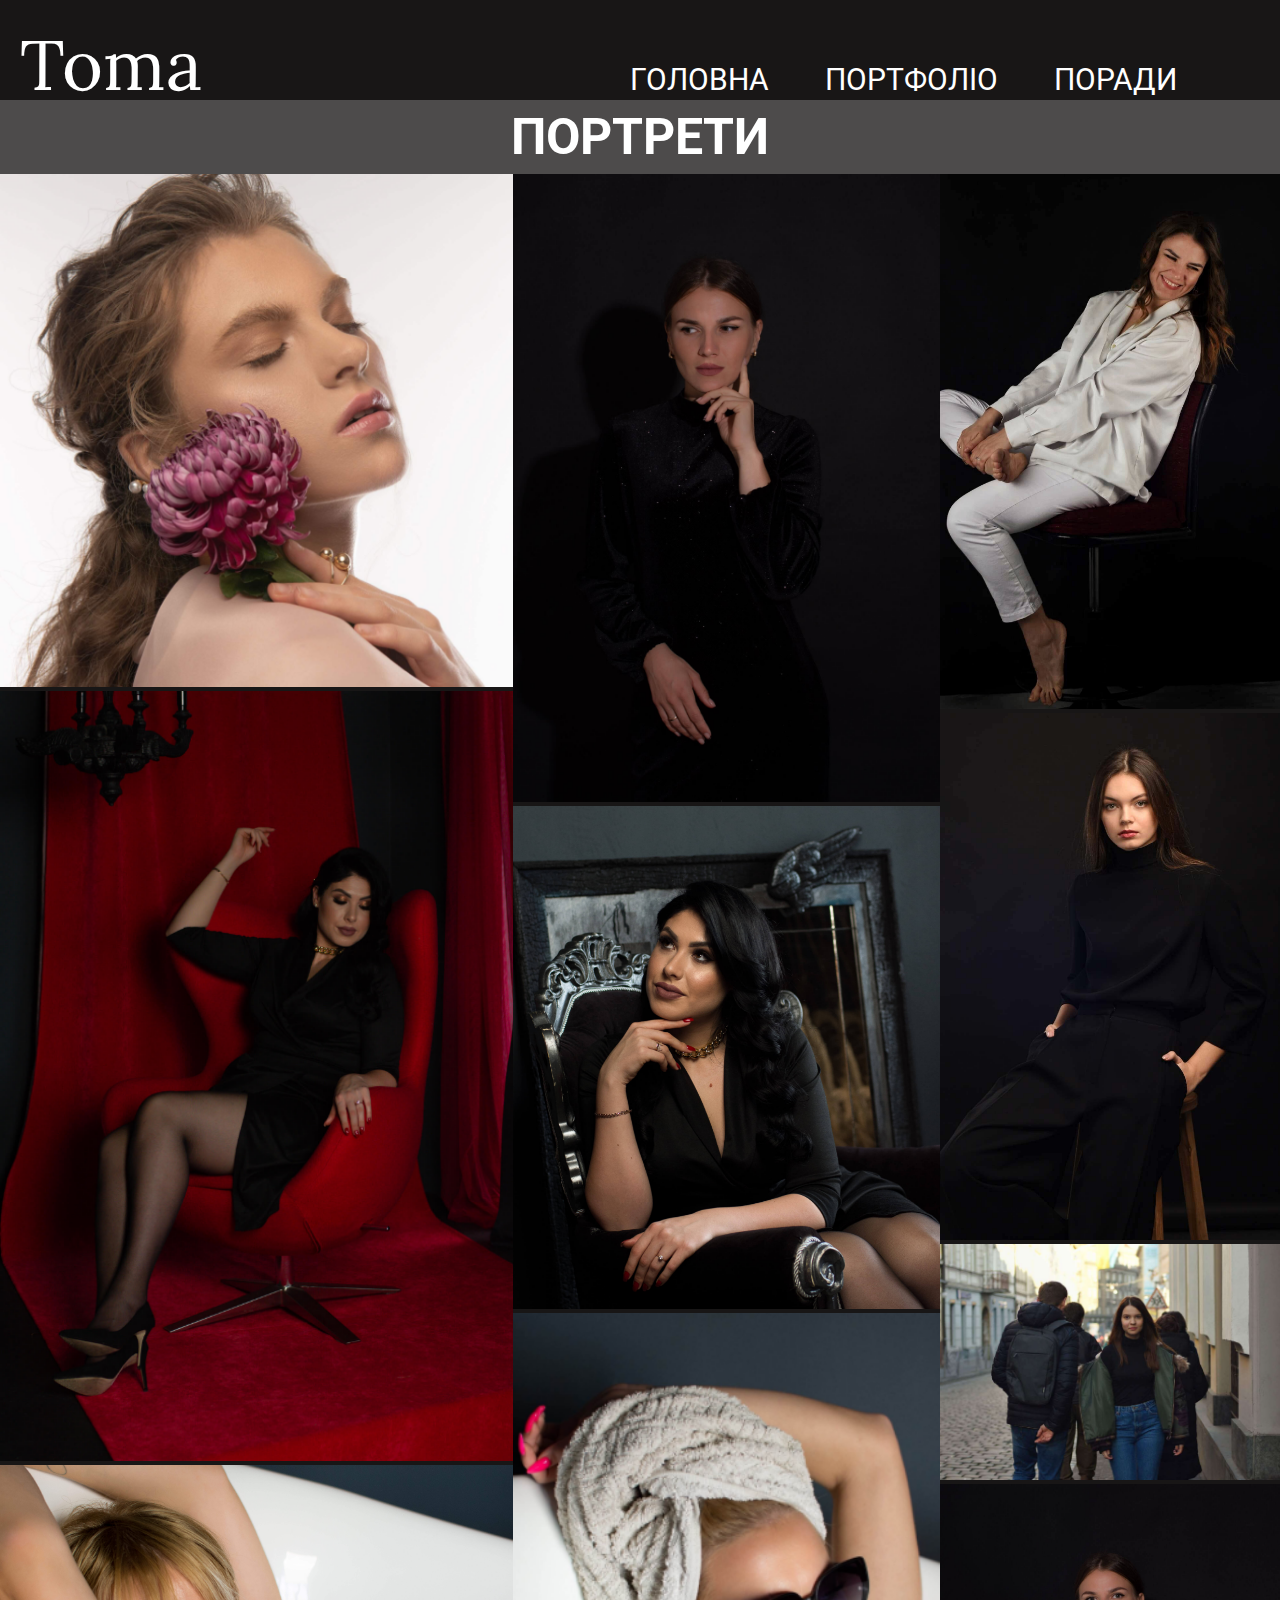
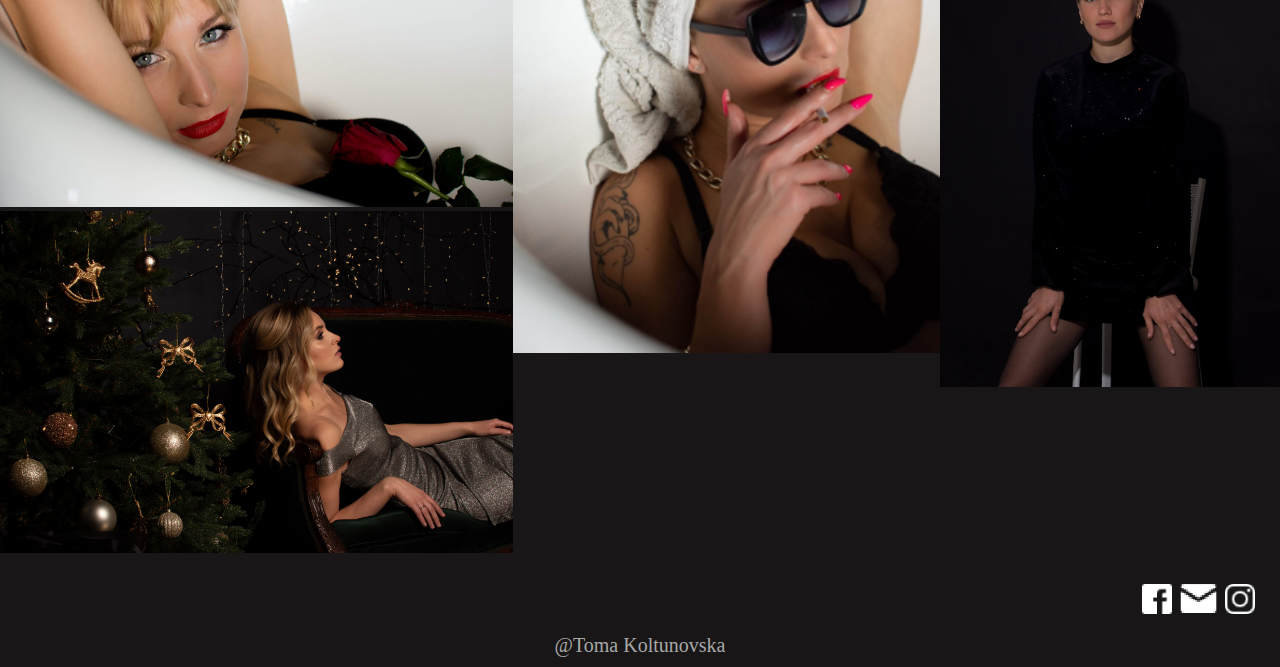
<file: portrets.html>
<!DOCTYPE html>
<html lang="en">

<head>
    <meta charset="UTF-8">
    <meta http-equiv="X-UA-Compatible" content="IE=edge">
    <meta name="viewport" content="width=device-width, initial-scale=1.0">
    <title>koltunovska photography</title>
    <link rel="stylesheet" href="eva.css">
    <style>
        @import url('https://fonts.googleapis.com/css2?family=Lora:ital@1&display=swap');
    </style>
    <style>
        @import url('https://fonts.googleapis.com/css2?family=Roboto:wght@100;300&display=swap');
    </style>
    <style>
        @import url('https://fonts.googleapis.com/css2?family=Lato&family=Roboto:wght@100;300&display=swap');
    </style>
</head>

<body>
    <header>
        <div class="hamburger-menu">
            <p>Toma Koltunovska</p>
            <input id="menu__toggle" type="checkbox" />
            <label class="menu__btn" for="menu__toggle">
              <span></span>
            </label>
            <ul class="topmenu1">
                <li><a class="menu__item" href="index.html">Головна</a></li>
                <li><a class="menu__item" href="portfolio.html">Портфоліо</a>
                    <ul class="submenu">
                        <li><a class="menu__item" href="children.html">Діти</a></li>
                        <li><a class="menu__item" href="portrets.html">Портрети</a></li>
                        <li><a class="menu__item" href="family.html">Сімейні фото</a></li>
                    </ul>
                </li>
                <li><a class="menu__item" href="advice.html">Поради</a>
                </li>
                <li><a class="menu__item" href="contacts.html">Контакти</a></li>
            </ul>
        </div>
        <div class="header">
            <nav class="nav__menu">
                <div class="nav__menu__logo">
                    <a href="index.html">
                Toma Koltunovska
            </a>
                </div>
                <ul class="topmenu">
                    <li><a href="index.html">Головна</a></li>
                    <li><a href="portfolio.html">Портфоліо</a>
                        <ul class="submenu">
                            <li><a href="children.html">Діти</a></li>
                            <li><a href="portrets.html">Портрети</a></li>
                            <li><a href="family.html">Сімейні фото</a></li>
                        </ul>
                    </li>
                    <li><a href="advice.html">Поради</a>
                    </li>
                    <li><a href="contacts.html">Контакти</a></li>
                </ul>
            </nav>
        </div>
    </header>
    <div class="name__portrets">
        <h1>ПОРТРЕТИ</h1>
        <div class="portrets__container">
            <div class="portrets__container__item__first">
                <div><img class="portrets__image" src="portrets/Image 10.png" alt=""></div>
                <div><img class="portrets__image" src="portrets/Image 11.png" alt=""></div>
                <div><img class="portrets__image" src="portrets/Image 12.png" alt=""></div>
                <div><img class="portrets__image" src="portrets/portrets-1.png" alt=""></div>

            </div>
            <div class="portrets__container__item__second">
                <div><img class="portrets__image" src="portrets/Image 15.png" alt=""></div>
                <div><img class="portrets__image" src="portrets/Image 16.png" alt=""></div>
                <div><img class="portrets__image" src="portrets/Image 27.png" alt=""></div>


            </div>
            <div class="children__container__item__third">
                <div><img class="portrets__image" src="portrets/Image 21.png" alt=""></div>
                <div><img class="portrets__image" src="portrets/Image 22.png" alt=""></div>
                <div><img class="portrets__image" src="portrets/Image 26.png" alt=""></div>
                <div><img class="portrets__image" src="portrets/Image 20.png" alt=""></div>
            </div>
        </div>
    </div>
    <footer>
        <div class="footer__top">
            <a href="https://www.facebook.com/profile.php?id=100011308604583"><img class="footer__icon" src="footer_icons/facebook.png" alt=""></a>
            <a href="mailto:koltunovskya.ti@gmail.com"><img class="footer__icon1" src="footer_icons/mail.png" alt=""></a>
            <a href="https://www.instagram.com/koltunovska_/"><img class="footer__icon" src="photos/instagram.png" alt=""></a>
        </div>
        <div class="footer__author">@Toma Koltunovska</div>
    </footer>
</body>

</html>
</file>
<file: eva.css>
body {
                                                padding: 0;
                                                margin: 0;
                                                background-color: #181616;
                                            }
                                            
                                            a {
                                                color: #ffffff;
                                                text-decoration: none;
                                            }
                                            
                                            ul {
                                                margin: 0px;
                                                padding: 0px;
                                            }
                                            
                                            header {
                                                width: 100%;
                                                background-color: #181616;
                                            }
                                            
                                            .header {
                                                padding: 20px;
                                                height: 60px;
                                            }
                                            
                                            .nav__menu__logo>a {
                                                font-size: 70px;
                                                font-family: 'Lora', sans-serif;
                                            }
                                            
                                            .nav__menu {
                                                display: flex;
                                                align-items: center;
                                                justify-content: space-between;
                                            }
                                            
                                            .nav__menu__item:last-child {
                                                margin-right: 0px;
                                            }
                                            
                                            nav ul {
                                                list-style: none;
                                                margin: 0;
                                                padding: 0;
                                            }
                                            
                                            nav a {
                                                text-decoration: none;
                                                outline: none;
                                                display: block;
                                                transition: .4s ease-in-out;
                                            }
                                            
                                            .topmenu {
                                                text-align: center;
                                                padding: 5px 0;
                                            }
                                            
                                            .topmenu>li {
                                                display: inline-block;
                                                position: relative;
                                            }
                                            
                                            .topmenu>li>a {
                                                padding: 12px 26px;
                                                color: #ffffff;
                                                text-transform: uppercase;
                                                font-family: 'Roboto', sans-serif;
                                                font-size: 30px;
                                                font-weight: 400;
                                            }
                                            
                                            .topmenu li a:hover {
                                                color: #4d4b4b;
                                            }
                                            
                                            .submenu {
                                                position: absolute;
                                                left: 50%;
                                                top: 100%;
                                                width: 210px;
                                                margin-left: -105px;
                                                background: #181616;
                                                border: 1px solid #181616;
                                                z-index: 5;
                                                visibility: hidden;
                                                opacity: 0;
                                                transform: scale(.8);
                                                transition: .4s ease-in-out;
                                                z-index: 1500;
                                                background-color: #181616;
                                            }
                                            
                                            .submenu li a {
                                                padding: 10px 0;
                                                margin: 0 10px;
                                                border-bottom: 1px solid #757575;
                                                font-size: 15px;
                                                color: #ffffff;
                                                font-family: 'Roboto', sans-serif;
                                            }
                                            
                                            .topmenu>li:hover .submenu {
                                                visibility: visible;
                                                opacity: 10;
                                                transform: scale(1);
                                            }
                                            
                                            .main__container {
                                                justify-content: flex-end;
                                                display: flex;
                                                align-items: center;
                                                height: 100vh;
                                            }
                                            
                                            .container__left {
                                                z-index: 1000;
                                                padding: 10px;
                                                align-items: center;
                                                align-self: center;
                                                display: flex;
                                                flex-direction: column;
                                                justify-content: space-between;
                                                background-color: #ffffff;
                                                width: 650px;
                                                height: 450px;
                                            }
                                            
                                            .container__left>h1 {
                                                font-size: 60px;
                                                font-family: 'Lora', serif;
                                            }
                                            
                                            .container__left>p {
                                                font-size: 30px;
                                                text-align: center;
                                                font-family: 'Roboto', sans-serif;
                                                margin-top: 1px;
                                            }
                                            
                                            .container__left>a {
                                                color: #181616;
                                                background-color: #cecccc;
                                                width: 225px;
                                                height: 65px;
                                                display: flex;
                                                align-self: center;
                                                align-items: center;
                                                justify-content: center;
                                                border-radius: 30px;
                                                font-size: 25px;
                                                font-family: 'Roboto', sans-serif;
                                                margin-bottom: 10px;
                                            }
                                            
                                            .container__right {
                                                margin-left: -150px;
                                                z-index: 50;
                                            }
                                            
                                            .container__mobile {
                                                display: none;
                                            }
                                            
                                            footer {
                                                padding: 20px;
                                                height: 40px;
                                                display: flex;
                                                flex-direction: column;
                                            }
                                            
                                            .footer__author {
                                                display: flex;
                                                color: #ffffff;
                                                justify-content: center;
                                                font-size: 20px;
                                                padding: 10px;
                                                color: #A8A8A8;
                                            }
                                            
                                            .footer__top {
                                                display: flex;
                                                align-items: center;
                                                justify-content: flex-end;
                                            }
                                            
                                            .footer__icon {
                                                height: 30px;
                                                margin-right: 5px;
                                            }
                                            
                                            .footer__icon1 {
                                                height: 43px;
                                                margin-right: 5px;
                                            }
                                            
                                            @media only screen and (max-width: 1024px) {
                                                .main__container {
                                                    display: flex;
                                                    flex-direction: column;
                                                    align-items: center;
                                                    justify-content: center;
                                                }
                                                .container__right>img {
                                                    display: none;
                                                }
                                                .nav__menu__items {
                                                    display: none;
                                                }
                                                .container__mobile {
                                                    display: block;
                                                }
                                                .container__mobile>img {
                                                    width: 100%;
                                                }
                                                .nav__menu__logo>h1 {
                                                    font-size: 20px;
                                                }
                                            }
                                            
                                            .portflio ul {
                                                margin: 0;
                                                padding: 0;
                                                list-style-type: none;
                                            }
                                            
                                            .portfolio li {
                                                display: flex;
                                                flex-direction: column;
                                                align-items: center;
                                                justify-content: center;
                                                position: relative;
                                                padding: 10px;
                                                margin: 0;
                                                list-style-type: none;
                                            }
                                            
                                            .portfolio img {
                                                max-width: 100%;
                                                display: block;
                                            }
                                            
                                            .descr {
                                                display: flex;
                                                position: absolute;
                                                top: 0;
                                                left: 0;
                                                width: 100%;
                                                height: 100%;
                                                background-color: rgba(0, 0, 0, .5);
                                                color: #535050;
                                                text-align: center;
                                                font-family: 'roboto', sans-serif;
                                                font-size: 75px;
                                                opacity: 0;
                                                -webkit-transition: all .5s;
                                                -o-transition: all .5s;
                                                transition: all .5s;
                                                align-items: center;
                                                justify-content: center;
                                            }
                                            
                                            .portfolio li:hover .descr {
                                                opacity: 1;
                                            }
                                            
                                            .name__children>h1 {
                                                display: flex;
                                                align-items: center;
                                                justify-content: center;
                                                position: relative;
                                                padding: 8px;
                                                margin: 0;
                                                color: #ffffff;
                                                font-family: 'Roboto', sans-serif;
                                                font-size: 50px;
                                                background-color: #4d4b4b;
                                            }
                                            
                                            .children__container {
                                                display: flex;
                                                justify-content: center;
                                            }
                                            
                                            .children__image {
                                                width: 100%;
                                            }
                                            
                                            .name__portrets>h1 {
                                                display: flex;
                                                align-items: center;
                                                justify-content: center;
                                                position: relative;
                                                padding: 8px;
                                                margin: 0;
                                                color: #ffffff;
                                                font-family: 'Roboto', sans-serif;
                                                font-size: 50px;
                                                background-color: #4d4b4b;
                                            }
                                            
                                            .portrets__container {
                                                display: flex;
                                                justify-content: center;
                                            }
                                            
                                            .portrets__image {
                                                width: 100%;
                                            }
                                            
                                            .name__family>h1 {
                                                display: flex;
                                                align-items: center;
                                                justify-content: center;
                                                position: relative;
                                                padding: 8px;
                                                margin: 0;
                                                color: #ffffff;
                                                font-family: 'Roboto', sans-serif;
                                                font-size: 50px;
                                                background-color: #4d4b4b;
                                            }
                                            
                                            .family__container {
                                                display: flex;
                                                justify-content: center;
                                            }
                                            
                                            .family__image {
                                                width: 100%;
                                            }
                                            
                                            .contact__main__container {
                                                display: flex;
                                                padding: 20px;
                                                background-color: #ffffff;
                                                justify-content: space-between;
                                                width: 1100px;
                                                margin: auto;
                                                margin-top: 30px;
                                                border-radius: 10px;
                                            }
                                            
                                            .contact__main__container__left {
                                                display: flex;
                                                justify-content: space-between;
                                                flex-direction: column;
                                                width: 400px;
                                            }
                                            
                                            .contact__main__container__right {
                                                width: 700px;
                                            }
                                            
                                            .main__container__left__paragraph {
                                                display: flex;
                                                align-self: center;
                                                width: 100%;
                                                align-items: center;
                                                justify-content: center;
                                                height: 90%;
                                                font-family: 'Roboto', sans-serif;
                                            }
                                            
                                            .main__container__left__telephone {
                                                display: flex;
                                                align-items: flex-end;
                                                font-family: 'Roboto', sans-serif;
                                            }
                                            
                                            .contact__us__container__item {
                                                display: flex;
                                                flex-direction: column;
                                                margin-bottom: 20px;
                                            }
                                            
                                            .contact__us__container {
                                                display: flex;
                                                justify-content: space-between;
                                            }
                                            
                                            .contact__field {
                                                padding-left: 15px;
                                                width: 320px;
                                                height: 34px;
                                                border-radius: 4px;
                                                background-color: #e0e0e0;
                                                outline: none;
                                                border: none;
                                                padding-bottom: 2px;
                                            }
                                            
                                            .contact__us__textarea {
                                                width: 685px;
                                                height: 200px;
                                                border-radius: 4px;
                                                background-color: #e0e0e0;
                                                margin-bottom: 20px;
                                                outline: none;
                                                border: none;
                                                padding-left: 15px;
                                                padding-top: 5px;
                                            }
                                            
                                            .main__container__left__paragraph {
                                                font-size: 30px;
                                            }
                                            
                                            .main__container__left__telephone>a {
                                                font-size: 20px;
                                                color: #000000;
                                            }
                                            
                                            .contact__us__container__item__label {
                                                font-family: 'Roboto', sans-serif;
                                                font-size: 20px;
                                            }
                                            
                                            .contact__us__btn {
                                                display: flex;
                                                text-decoration: none;
                                                align-items: center;
                                                align-self: center;
                                                justify-content: center;
                                                width: 200px;
                                                height: 48px;
                                                border-radius: 3px;
                                                color: #ffffff;
                                                background: #000000;
                                                font-size: 14px;
                                                font-weight: 600;
                                                font-stretch: normal;
                                                font-style: normal;
                                                line-height: normal;
                                                letter-spacing: 0.8px;
                                                width: 700px;
                                                text-transform: uppercase;
                                            }
                                            
                                            .contact__us__btn:hover {
                                                color: #757373;
                                            }
                                            
                                            .container__left__1 {
                                                align-items: center;
                                                align-self: center;
                                                display: flex;
                                                justify-content: space-between;
                                                background-color: #ffffff;
                                                width: 1400px;
                                                height: 100px;
                                                border-radius: 10px;
                                                margin-bottom: 15px;
                                                margin-top: 20px;
                                                font-family: 'Roboto', sans-serif;
                                                font-size: 20px;
                                                text-align: center;
                                                margin-left: 100px;
                                                margin-right: 10px;
                                            }
                                            
                                            .container__right__1 {
                                                align-items: center;
                                                align-self: center;
                                                display: flex;
                                                justify-content: space-between;
                                                background-color: #A8A8A8;
                                                width: 1300px;
                                                height: 100px;
                                                border-radius: 10px;
                                                margin-bottom: 15px;
                                                font-family: 'Roboto', sans-serif;
                                                font-size: 20px;
                                                text-align: center;
                                                margin-right: 100px;
                                                margin-left: 10px;
                                            }
                                            
                                            .container__right__1>p {
                                                margin-left: auto;
                                                margin-right: auto;
                                            }
                                            
                                            .container__left__1>p {
                                                margin-left: auto;
                                                margin-right: auto;
                                            }
                                            
                                            .container__left__1>img {
                                                margin-left: 2px;
                                                float: left;
                                            }
                                            
                                            .textdiv {
                                                position: absolute;
                                                top: 65%;
                                                /*центруємо блок з текстом*/
                                                left: 50%;
                                                /*центруємо блок з текстом*/
                                                transform: translate(-50%, -50%);
                                                /*центруємо блок з текстом*/
                                                padding: 50px;
                                                text-align: center;
                                                font-family: 'Roboto', sans-serif;
                                                font-size: 50px;
                                                font-weight: 700;
                                                color: #ffffff;
                                            }
                                            
                                            #videoBg {
                                                position: fixed;
                                                /*фіксуємо відео (при скролінгу)*/
                                                z-index: -1;
                                                /*на задній план*/
                                                height: 80%;
                                                width: 100%;
                                            }
                                            
                                            .main p {
                                                /*застосовуємо стилі до всіх елементів p з класу main*/
                                                padding: 50px;
                                            }
                                            
                                            @media only screen and (max-width: 1024px) {
                                                .children__container {
                                                    display: flex;
                                                    justify-content: center;
                                                    flex-direction: column;
                                                    align-items: center;
                                                }
                                            }
                                            
                                            @media only screen and (max-width: 1024px) {
                                                .family__container {
                                                    display: flex;
                                                    justify-content: center;
                                                    flex-direction: column;
                                                    align-items: center;
                                                }
                                            }
                                            
                                            .hamburger-menu {
                                                display: none;
                                            }
                                            
                                            @media only screen and (max-width: 1024px) {
                                                .portrets__container {
                                                    display: flex;
                                                    justify-content: center;
                                                    flex-direction: column;
                                                    align-items: center;
                                                }
                                                .container__left__1 {
                                                    align-items: center;
                                                    align-self: center;
                                                    display: flex;
                                                    justify-content: space-between;
                                                    background-color: #ffffff;
                                                    border-radius: 10px;
                                                    margin-bottom: 15px;
                                                    font-family: 'Roboto', sans-serif;
                                                    font-size: 15px;
                                                    text-align: center;
                                                    margin-left: 10px;
                                                    margin-right: 10px;
                                                    width: 350px;
                                                    margin-top: 0px;
                                                }
                                                .container__right__1 {
                                                    align-items: center;
                                                    align-self: center;
                                                    display: flex;
                                                    justify-content: space-between;
                                                    background-color: #A8A8A8;
                                                    border-radius: 10px;
                                                    margin-bottom: 15px;
                                                    font-family: 'Roboto', sans-serif;
                                                    font-size: 15px;
                                                    text-align: center;
                                                    margin-right: 10px;
                                                    margin-left: 10px;
                                                    width: 350px;
                                                }
                                                .nav__menu__logo>a {
                                                    font-size: 30px;
                                                    padding: 15px;
                                                }
                                                .nav__menu {
                                                    display: none;
                                                }
                                                .header {
                                                    height: 1px;
                                                    padding: 1px;
                                                }
                                                .main__container__advice {
                                                    padding: 0px;
                                                    width: 100%;
                                                    display: flex;
                                                    justify-content: center;
                                                    flex-direction: column;
                                                }
                                                .container__left {
                                                    padding: 0px;
                                                    width: 100%;
                                                }
                                                .container__left>h1 {
                                                    font-family: 'Lora', sans-serif;
                                                    font-size: 30px;
                                                    text-align: center;
                                                }
                                                .container__left>p {
                                                    font-family: 'Roboto', sans-serif;
                                                    font-size: 25px;
                                                    text-align: center;
                                                }
                                                .container__left>a {
                                                    font-family: 'Roboto', sans-serif;
                                                    font-size: 25px;
                                                    width: 200px;
                                                    height: 50px;
                                                    margin-bottom: 20px;
                                                }
                                                .footer__top {
                                                    align-items: center;
                                                    align-self: center;
                                                    display: flex;
                                                }
                                                .footer__author {
                                                    align-items: center;
                                                    align-self: center;
                                                    display: flex;
                                                    font-size: 20px;
                                                }
                                                .portflio>ul>li {
                                                    width: 200px;
                                                }
                                                .topmenu1 {
                                                    display: table;
                                                    z-index: 2000;
                                                }
                                                #menu__toggle {
                                                    opacity: 0;
                                                }
                                                .menu__btn {
                                                    display: flex;
                                                    align-items: center;
                                                    position: fixed;
                                                    top: 20px;
                                                    right: 20px;
                                                    width: 26px;
                                                    height: 60px;
                                                    cursor: pointer;
                                                    z-index: 2100;
                                                }
                                                .menu__btn>span,
                                                .menu__btn>span::before,
                                                .menu__btn>span::after {
                                                    display: block;
                                                    position: absolute;
                                                    width: 100%;
                                                    height: 2px;
                                                    background-color: #ffffff;
                                                }
                                                .menu__btn>span::before {
                                                    content: '';
                                                    top: -8px;
                                                }
                                                .menu__btn>span::after {
                                                    content: '';
                                                    top: 8px;
                                                }
                                                .topmenu1 {
                                                    display: block;
                                                    position: fixed;
                                                    visibility: hidden;
                                                    top: 0;
                                                    left: 100%;
                                                    width: 100%;
                                                    height: 100%;
                                                    margin: 0;
                                                    padding: 100px 0;
                                                    list-style: none;
                                                    text-align: center;
                                                    background-color: #181616;
                                                    box-shadow: 1px 0px 6px rgba(0, 0, 0, .2);
                                                }
                                                .menu__item {
                                                    display: block;
                                                    padding: 12px 24px;
                                                    color: #ffffff;
                                                    font-family: 'Roboto', sans-serif;
                                                    font-size: 20px;
                                                    text-decoration: none;
                                                }
                                                .menu__item:hover {
                                                    background-color: #CFD8DC;
                                                }
                                                #menu__toggle:checked~.menu__btn>span {
                                                    transform: rotate(45deg);
                                                }
                                                #menu__toggle:checked~.menu__btn>span::before {
                                                    top: 0;
                                                    transform: rotate(0);
                                                }
                                                #menu__toggle:checked~.menu__btn>span::after {
                                                    top: 0;
                                                    transform: rotate(90deg);
                                                }
                                                #menu__toggle:checked~.topmenu1 {
                                                    visibility: visible;
                                                    left: 0;
                                                }
                                                .menu__btn>span,
                                                .menu__btn>span::before,
                                                .menu__btn>span::after {
                                                    transition-duration: .25s;
                                                }
                                                .menu__box {
                                                    transition-duration: .25s;
                                                }
                                                .menu__item {
                                                    transition-duration: .25s;
                                                }
                                                .hamburger-menu {
                                                    display: table;
                                                }
                                                .hamburger-menu>p {
                                                    display: flex;
                                                    color: #ffffff;
                                                    font-family: 'Lora', sans-serif;
                                                    font-size: 30px;
                                                    margin-left: 10px;
                                                }
                                                .name__children>h1 {
                                                    font-size: 20px;
                                                }
                                                .contact__main__container {
                                                    padding: 10px;
                                                    height: auto;
                                                    justify-content: center;
                                                    flex-wrap: wrap;
                                                    display: flex;
                                                    max-width: 1100px;
                                                    width: auto;
                                                    margin: 10px;
                                                }
                                                .contact__us__container {
                                                    flex-direction: column;
                                                }
                                                .contact__us__textarea,
                                                .contact__us__btn {
                                                    width: 320px;
                                                }
                                                .main__container__left__telephone {
                                                    margin-bottom: 20px;
                                                    justify-content: center;
                                                }
                                                .contact__main__container__left {
                                                    text-align: center;
                                                }
                                                .contact__main__container__right {
                                                    justify-content: center;
                                                    width: 700px;
                                                    display: flex;
                                                    flex-direction: column;
                                                    align-items: center;
                                                }
                                            }
                                            
                                            @media only screen and (max-width: 480px) {
                                                .contact__field,
                                                .contact__us__textarea,
                                                .contact__us__btn {
                                                    width: 280px;
                                                }
                                            }
                                            
                                            .card__container {
                                                display: flex;
                                                align-items: center;
                                                width: 1200px;
                                                justify-content: center;
                                                margin: auto;
                                            }
                                            
                                            .card__container__section {
                                                justify-content: space-between;
                                                display: flex;
                                            }
                                            
                                            .card__container__card {
                                                margin-right: 20px;
                                                border-radius: 5px;
                                                background-color: #757373;
                                                height: 330px;
                                                width: 220px;
                                                display: flex;
                                                flex-direction: column;
                                                justify-content: space-between;
                                                align-items: center;
                                                padding: 20px;
                                                margin-bottom: 50px;
                                            }
                                            
                                            .card__container__card>h2 {
                                                color: #ffffff;
                                                text-align: center;
                                            }
                                            
                                            .card__container__card>img {
                                                display: flex;
                                                align-items: center;
                                                justify-content: center;
                                                height: 195px;
                                                width: 260px;
                                                padding-bottom: 10px;
                                            }
                                            
                                            .card__container__card>a {
                                                font-size: 14px;
                                                border-radius: 10px;
                                                cursor: pointer;
                                                background-color: #4d4b4b;
                                                width: 120px;
                                                height: 20px;
                                                padding: 20px;
                                                display: flex;
                                                align-items: center;
                                                justify-content: center;
                                            }
                                            
                                            .card__container__card>a:hover {
                                                font-size: 15px;
                                                text-transform: uppercase;
                                                font-weight: 300;
                                                background-color: #4e4a4a;
                                            }
                                            
                                            .card__container {
                                                margin-top: 100px;
                                            }
                                            
                                            @media only screen and (max-width: 480px) {
                                                .card__container__section {
                                                    flex-direction: column;
                                                    align-items: center;
                                                }
                                            }
                                            
                                            @media only screen and (max-width: 480px) {
                                                .card__container {
                                                    max-width: 320px;
                                                }
                                                .card__container__section {
                                                    flex-direction: column;
                                                    align-items: center;
                                                }
                                                .card__container__card {
                                                    margin-right: 0px;
                                                }
                                            }
</file>
